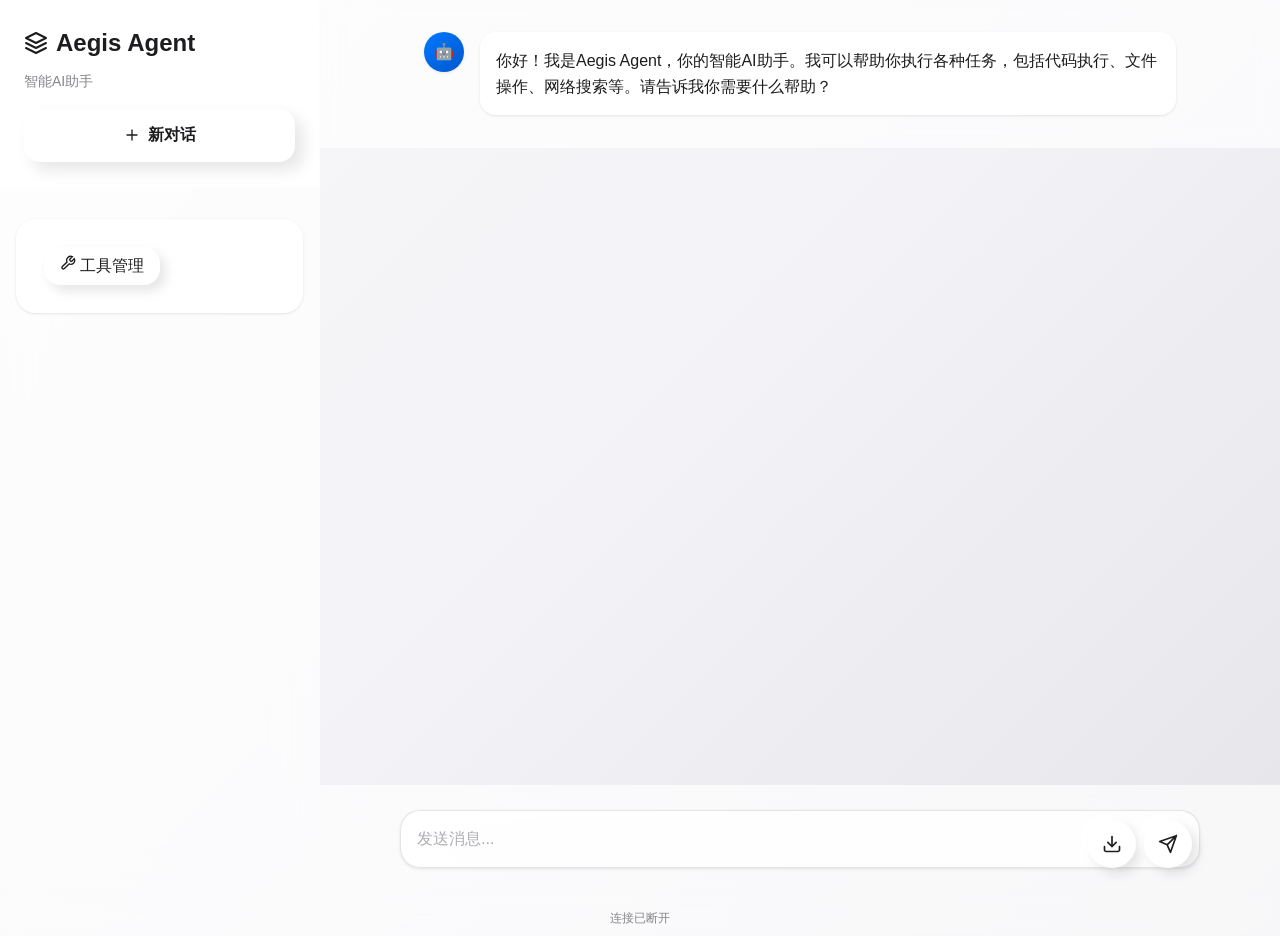
<file: web/templates/index.html>
<!DOCTYPE html>
<html lang="zh-CN">
<head>
    <meta charset="UTF-8">
    <meta name="viewport" content="width=device-width, initial-scale=1.0">
    <title>Aegis Agent - 智能AI助手</title>
    <style>
        /* Apple Style Design System - macOS Ventura / iOS 17 */
        :root {
            /* Apple Color Palette */
            --apple-blue: #007AFF;
            --apple-blue-dark: #0056CC;
            --apple-green: #34C759;
            --apple-orange: #FF9500;
            --apple-red: #FF3B30;
            --apple-purple: #AF52DE;
            --apple-pink: #FF2D92;
            --apple-yellow: #FFCC02;
            
            /* Neutral Colors */
            --apple-gray-50: #F9F9F9;
            --apple-gray-100: #F2F2F7;
            --apple-gray-200: #E5E5EA;
            --apple-gray-300: #D1D1D6;
            --apple-gray-400: #C7C7CC;
            --apple-gray-500: #AEAEB2;
            --apple-gray-600: #8E8E93;
            --apple-gray-700: #636366;
            --apple-gray-800: #48484A;
            --apple-gray-900: #3A3A3C;
            --apple-gray-950: #1C1C1E;
            
            /* Background Colors */
            --apple-bg-primary: #FFFFFF;
            --apple-bg-secondary: #F9F9F9;
            --apple-bg-tertiary: #F2F2F7;
            --apple-bg-elevated: rgba(255, 255, 255, 0.8);
            --apple-bg-glass: rgba(255, 255, 255, 0.7);
            --apple-bg-glass-dark: rgba(0, 0, 0, 0.7);
            
            /* Text Colors */
            --apple-text-primary: #1D1D1F;
            --apple-text-secondary: #86868B;
            --apple-text-tertiary: #AEAEB2;
            --apple-text-inverted: #FFFFFF;
            
            /* Border Colors */
            --apple-border-light: rgba(255, 255, 255, 0.2);
            --apple-border-medium: rgba(0, 0, 0, 0.1);
            --apple-border-dark: rgba(0, 0, 0, 0.2);
            
            /* Shadow System */
            --apple-shadow-sm: 0 1px 3px rgba(0, 0, 0, 0.1);
            --apple-shadow-md: 0 4px 16px rgba(0, 0, 0, 0.1);
            --apple-shadow-lg: 0 8px 32px rgba(0, 0, 0, 0.12);
            --apple-shadow-xl: 0 16px 64px rgba(0, 0, 0, 0.15);
            
            /* Border Radius */
            --apple-radius-sm: 8px;
            --apple-radius-md: 12px;
            --apple-radius-lg: 16px;
            --apple-radius-xl: 20px;
            --apple-radius-2xl: 24px;
            --apple-radius-full: 9999px;
            
            /* Spacing */
            --apple-spacing-xs: 4px;
            --apple-spacing-sm: 8px;
            --apple-spacing-md: 16px;
            --apple-spacing-lg: 24px;
            --apple-spacing-xl: 32px;
            --apple-spacing-2xl: 48px;
            
            /* Typography */
            --apple-font-family: -apple-system, BlinkMacSystemFont, 'SF Pro Display', 'SF Pro Text', 'Helvetica Neue', Arial, sans-serif;
            --apple-font-mono: 'SF Mono', Monaco, 'Cascadia Code', 'Roboto Mono', Consolas, 'Courier New', monospace;
        }

        /* Dark Mode Support */
        @media (prefers-color-scheme: dark) {
            :root {
                --apple-bg-primary: #000000;
                --apple-bg-secondary: #1C1C1E;
                --apple-bg-tertiary: #2C2C2E;
                --apple-bg-elevated: rgba(28, 28, 30, 0.8);
                --apple-bg-glass: rgba(0, 0, 0, 0.7);
                --apple-bg-glass-dark: rgba(255, 255, 255, 0.7);
                
                --apple-text-primary: #FFFFFF;
                --apple-text-secondary: #EBEBF5;
                --apple-text-tertiary: #EBEBF599;
                
                --apple-border-light: rgba(255, 255, 255, 0.1);
                --apple-border-medium: rgba(255, 255, 255, 0.2);
                --apple-border-dark: rgba(255, 255, 255, 0.3);
            }
        }

        /* Reset & Base Styles */
        * {
            margin: 0;
            padding: 0;
            box-sizing: border-box;
        }

        body {
            font-family: var(--apple-font-family);
            background: linear-gradient(135deg, #F9F9F9 0%, #F2F2F7 50%, #E5E5EA 100%);
            color: var(--apple-text-primary);
            line-height: 1.6;
            -webkit-font-smoothing: antialiased;
            -moz-osx-font-smoothing: grayscale;
            min-height: 100vh;
            overflow-x: hidden;
        }

        /* Apple Glass Effect */
        .apple-glass {
            background: var(--apple-bg-glass);
            backdrop-filter: blur(20px);
            -webkit-backdrop-filter: blur(20px);
            border: 1px solid var(--apple-border-light);
            border-radius: var(--apple-radius-lg);
            box-shadow: var(--apple-shadow-md);
        }

        .apple-glass-dark {
            background: var(--apple-bg-glass-dark);
            backdrop-filter: blur(20px);
            -webkit-backdrop-filter: blur(20px);
            border: 1px solid var(--apple-border-light);
        }

        /* Main Container */
        .app-container {
            display: flex;
            height: 100vh;
            background: linear-gradient(135deg, #F9F9F9 0%, #F2F2F7 50%, #E5E5EA 100%);
        }

        /* Sidebar */
        .sidebar {
            width: 320px;
            background: var(--apple-bg-glass);
            backdrop-filter: blur(20px);
            -webkit-backdrop-filter: blur(20px);
            border-right: 1px solid var(--apple-border-light);
            display: flex;
            flex-direction: column;
            transition: all 0.3s cubic-bezier(0.4, 0, 0.2, 1);
            position: relative;
            z-index: 100;
        }

        .sidebar-header {
            padding: var(--apple-spacing-lg);
            border-bottom: 1px solid var(--apple-border-light);
            background: var(--apple-bg-elevated);
        }

        .app-title {
            font-size: 24px;
            font-weight: 700;
            color: var(--apple-text-primary);
            margin-bottom: var(--apple-spacing-sm);
            display: flex;
            align-items: center;
            gap: var(--apple-spacing-sm);
        }

        .app-subtitle {
            font-size: 14px;
            color: var(--apple-text-secondary);
            font-weight: 500;
        }

        /* Neumorphism Button Styles */
        .apple-button {
            width: 100%;
            padding: var(--apple-spacing-md) var(--apple-spacing-lg);
            background: var(--apple-bg-primary);
            border: none;
            border-radius: var(--apple-radius-lg);
            color: var(--apple-text-primary);
            font-size: 16px;
            font-weight: 600;
            cursor: pointer;
            transition: all 0.3s cubic-bezier(0.4, 0, 0.2, 1);
            display: flex;
            align-items: center;
            justify-content: center;
            gap: var(--apple-spacing-sm);
            margin-top: var(--apple-spacing-md);
            /* Neumorphism shadow effect */
            box-shadow: 
                8px 8px 16px rgba(0, 0, 0, 0.1),
                -8px -8px 16px rgba(255, 255, 255, 0.8);
            position: relative;
        }

        .apple-button:hover {
            transform: translateY(-2px);
            box-shadow: 
                12px 12px 20px rgba(0, 0, 0, 0.15),
                -12px -12px 20px rgba(255, 255, 255, 0.9);
        }

        .apple-button:active {
            transform: translateY(0);
            box-shadow: 
                inset 4px 4px 8px rgba(0, 0, 0, 0.1),
                inset -4px -4px 8px rgba(255, 255, 255, 0.8);
        }

        .apple-button.secondary {
            background: var(--apple-bg-primary);
            color: var(--apple-text-primary);
            box-shadow: 
                6px 6px 12px rgba(0, 0, 0, 0.1),
                -6px -6px 12px rgba(255, 255, 255, 0.8);
        }

        .apple-button.secondary:hover {
            box-shadow: 
                8px 8px 16px rgba(0, 0, 0, 0.15),
                -8px -8px 16px rgba(255, 255, 255, 0.9);
        }

        .apple-button.secondary:active {
            box-shadow: 
                inset 3px 3px 6px rgba(0, 0, 0, 0.1),
                inset -3px -3px 6px rgba(255, 255, 255, 0.8);
        }

        .sidebar-content {
            flex: 1;
            overflow-y: auto;
            padding: var(--apple-spacing-md);
        }

        /* Chat History */
        .chat-history {
            list-style: none;
        }

        .chat-history li {
            padding: var(--apple-spacing-md);
            margin: var(--apple-spacing-xs) 0;
            border-radius: var(--apple-radius-lg);
            cursor: pointer;
            font-size: 14px;
            color: var(--apple-text-primary);
            transition: all 0.3s cubic-bezier(0.4, 0, 0.2, 1);
            display: flex;
            align-items: center;
            justify-content: space-between;
            position: relative;
            background: transparent;
        }

        .chat-history li:hover {
            background: var(--apple-bg-elevated);
            transform: translateX(4px);
        }

        .chat-history li.active {
            background: linear-gradient(135deg, var(--apple-blue) 0%, var(--apple-blue-dark) 100%);
            color: var(--apple-text-inverted);
            box-shadow: var(--apple-shadow-sm);
        }

        .chat-history li .chat-title {
            flex: 1;
            overflow: hidden;
            text-overflow: ellipsis;
            white-space: nowrap;
            margin-right: var(--apple-spacing-sm);
            font-weight: 500;
        }

        .chat-history li .chat-time {
            font-size: 12px;
            color: var(--apple-text-tertiary);
            margin-right: var(--apple-spacing-sm);
        }

        .chat-history li.active .chat-time {
            color: rgba(255, 255, 255, 0.7);
        }

        .delete-chat-btn {
            background: var(--apple-bg-primary);
            border: none;
            color: var(--apple-text-tertiary);
            cursor: pointer;
            padding: var(--apple-spacing-xs);
            border-radius: var(--apple-radius-sm);
            opacity: 0;
            transition: all 0.3s cubic-bezier(0.4, 0, 0.2, 1);
            /* Neumorphism shadow effect */
            box-shadow: 
                3px 3px 6px rgba(0, 0, 0, 0.1),
                -3px -3px 6px rgba(255, 255, 255, 0.8);
        }

        .delete-chat-btn:hover {
            background: var(--apple-bg-primary);
            color: var(--apple-red);
            transform: scale(1.1);
            box-shadow: 
                4px 4px 8px rgba(0, 0, 0, 0.15),
                -4px -4px 8px rgba(255, 255, 255, 0.9);
        }

        .delete-chat-btn:active {
            box-shadow: 
                inset 2px 2px 4px rgba(0, 0, 0, 0.1),
                inset -2px -2px 4px rgba(255, 255, 255, 0.8);
        }

        .chat-history li:hover .delete-chat-btn {
            opacity: 1;
        }

        /* Main Content */
        .main-content {
            flex: 1;
            display: flex;
            flex-direction: column;
            background: transparent;
            position: relative;
        }

        .chat-container {
            flex: 1;
            overflow-y: auto;
            padding: 0;
            background: transparent;
        }

        /* Messages */
        .message {
            padding: var(--apple-spacing-xl) 0;
            border-bottom: 1px solid var(--apple-border-light);
            animation: apple-fade-in-up 0.5s cubic-bezier(0.4, 0, 0.2, 1);
        }

        .message.user {
            background: transparent;
        }

        .message.assistant {
            background: var(--apple-bg-glass);
            backdrop-filter: blur(10px);
            -webkit-backdrop-filter: blur(10px);
        }

        .message.error {
            background: var(--apple-bg-glass);
            backdrop-filter: blur(10px);
            -webkit-backdrop-filter: blur(10px);
            border-left: 4px solid var(--apple-red);
        }

        .message-content {
            max-width: 800px;
            margin: 0 auto;
            padding: 0 var(--apple-spacing-lg);
            display: flex;
            gap: var(--apple-spacing-md);
        }

        .message-avatar {
            width: 40px;
            height: 40px;
            border-radius: var(--apple-radius-full);
            display: flex;
            align-items: center;
            justify-content: center;
            font-size: 16px;
            font-weight: 600;
            flex-shrink: 0;
            background: linear-gradient(135deg, var(--apple-blue) 0%, var(--apple-blue-dark) 100%);
            color: var(--apple-text-inverted);
            box-shadow: var(--apple-shadow-sm);
        }

        .message.user .message-avatar {
            background: linear-gradient(135deg, var(--apple-green) 0%, #2E8B57 100%);
        }

        .message.assistant .message-avatar {
            background: linear-gradient(135deg, var(--apple-blue) 0%, var(--apple-blue-dark) 100%);
        }

        .message.error .message-avatar {
            background: linear-gradient(135deg, var(--apple-red) 0%, #DC143C 100%);
        }

        .message-text {
            flex: 1;
            font-size: 16px;
            line-height: 1.6;
            color: var(--apple-text-primary);
            white-space: pre-wrap;
            word-wrap: break-word;
            padding: var(--apple-spacing-md);
            background: var(--apple-bg-elevated);
            border-radius: var(--apple-radius-lg);
            box-shadow: var(--apple-shadow-sm);
        }

        /* Download Button Styles */
        .download-link {
            text-decoration: none;
            display: inline-block;
            margin: var(--apple-spacing-sm) 0;
        }

        .download-button {
            background: var(--apple-blue);
            color: white;
            border: none;
            border-radius: var(--apple-radius-sm);
            padding: 6px 12px;
            font-size: 12px;
            font-weight: 500;
            cursor: pointer;
            transition: all 0.3s cubic-bezier(0.4, 0, 0.2, 1);
            display: inline-flex;
            align-items: center;
            justify-content: center;
            gap: 4px;
            text-align: center;
            /* Neumorphism shadow effect */
            box-shadow: 
                2px 2px 4px rgba(0, 0, 0, 0.1),
                -2px -2px 4px rgba(255, 255, 255, 0.8);
        }

        .download-button:hover {
            background: var(--apple-blue-dark);
            transform: translateY(-1px);
            box-shadow: 
                3px 3px 6px rgba(0, 0, 0, 0.15),
                -3px -3px 6px rgba(255, 255, 255, 0.9);
        }

        .download-button:active {
            transform: translateY(0);
            box-shadow: 
                inset 1px 1px 2px rgba(0, 0, 0, 0.1),
                inset -1px -1px 2px rgba(255, 255, 255, 0.8);
        }

        /* Input Area */
        .input-container {
            padding: var(--apple-spacing-lg);
            background: var(--apple-bg-glass);
            backdrop-filter: blur(20px);
            -webkit-backdrop-filter: blur(20px);
            border-top: 1px solid var(--apple-border-light);
            position: relative;
        }

        .input-wrapper {
            max-width: 800px;
            margin: 0 auto;
            position: relative;
        }

        .message-input {
            width: 100%;
            padding: var(--apple-spacing-md) 60px var(--apple-spacing-md) var(--apple-spacing-md);
            background: var(--apple-bg-elevated);
            border: 1px solid var(--apple-border-medium);
            border-radius: var(--apple-radius-xl);
            color: var(--apple-text-primary);
            font-size: 16px;
            line-height: 1.5;
            resize: none;
            min-height: 56px;
            max-height: 200px;
            font-family: inherit;
            outline: none;
            transition: all 0.3s cubic-bezier(0.4, 0, 0.2, 1);
            box-shadow: var(--apple-shadow-sm);
        }

        .message-input:focus {
            border-color: var(--apple-blue);
            box-shadow: 0 0 0 3px rgba(0, 122, 255, 0.1), var(--apple-shadow-md);
            transform: translateY(-1px);
        }

        .message-input::placeholder {
            color: var(--apple-text-tertiary);
        }

        .send-button {
            width: 48px;
            height: 48px;
            background: var(--apple-bg-primary);
            border: none;
            border-radius: var(--apple-radius-full);
            color: var(--apple-text-primary);
            cursor: pointer;
            display: flex;
            align-items: center;
            justify-content: center;
            transition: all 0.3s cubic-bezier(0.4, 0, 0.2, 1);
            font-size: 18px;
            /* Neumorphism shadow effect */
            box-shadow: 
                6px 6px 12px rgba(0, 0, 0, 0.1),
                -6px -6px 12px rgba(255, 255, 255, 0.8);
        }

        .send-button:hover:not(:disabled) {
            transform: scale(1.05);
            box-shadow: 
                8px 8px 16px rgba(0, 0, 0, 0.15),
                -8px -8px 16px rgba(255, 255, 255, 0.9);
        }

        .send-button:active {
            transform: scale(0.95);
            box-shadow: 
                inset 3px 3px 6px rgba(0, 0, 0, 0.1),
                inset -3px -3px 6px rgba(255, 255, 255, 0.8);
        }

        .send-button:disabled {
            background: var(--apple-gray-400);
            cursor: not-allowed;
            transform: none;
            box-shadow: none;
        }

        /* File Upload Styles */
        .file-upload-area {
            display: none;
            margin-bottom: var(--apple-spacing-md);
            max-width: 800px;
            margin-left: auto;
            margin-right: auto;
        }

        .file-upload-area.show {
            display: block;
        }

        .file-upload-dropzone {
            border: 2px dashed var(--apple-border-medium);
            border-radius: var(--apple-radius-lg);
            padding: var(--apple-spacing-xl);
            text-align: center;
            background: var(--apple-bg-elevated);
            cursor: pointer;
            transition: all 0.3s cubic-bezier(0.4, 0, 0.2, 1);
            /* Neumorphism shadow effect */
            box-shadow: 
                4px 4px 8px rgba(0, 0, 0, 0.1),
                -4px -4px 8px rgba(255, 255, 255, 0.8);
        }

        .file-upload-dropzone:hover {
            border-color: var(--apple-blue);
            background: var(--apple-bg-primary);
            box-shadow: 
                6px 6px 12px rgba(0, 0, 0, 0.15),
                -6px -6px 12px rgba(255, 255, 255, 0.9);
        }

        .file-upload-dropzone.drag-over {
            border-color: var(--apple-blue);
            background: var(--apple-bg-primary);
            transform: scale(1.02);
            box-shadow: 
                8px 8px 16px rgba(0, 0, 0, 0.2),
                -8px -8px 16px rgba(255, 255, 255, 1);
        }

        .file-upload-content {
            display: flex;
            flex-direction: column;
            align-items: center;
            gap: var(--apple-spacing-sm);
            color: var(--apple-text-secondary);
        }

        .file-upload-content svg {
            color: var(--apple-text-tertiary);
        }

        .file-list {
            margin-top: var(--apple-spacing-md);
            display: flex;
            flex-wrap: wrap;
            gap: var(--apple-spacing-sm);
        }

        .file-item {
            display: flex;
            align-items: center;
            gap: var(--apple-spacing-sm);
            padding: var(--apple-spacing-sm) var(--apple-spacing-md);
            background: var(--apple-bg-primary);
            border-radius: var(--apple-radius-md);
            border: 1px solid var(--apple-border-medium);
            font-size: 14px;
            /* Neumorphism shadow effect */
            box-shadow: 
                3px 3px 6px rgba(0, 0, 0, 0.1),
                -3px -3px 6px rgba(255, 255, 255, 0.8);
        }

        .file-item .file-name {
            color: var(--apple-text-primary);
            font-weight: 500;
        }

        .file-item .file-size {
            color: var(--apple-text-secondary);
            font-size: 12px;
        }

        .file-item .remove-file {
            background: none;
            border: none;
            color: var(--apple-red);
            cursor: pointer;
            padding: 2px;
            border-radius: var(--apple-radius-sm);
            transition: all 0.2s ease;
        }

        .file-item .remove-file:hover {
            background: var(--apple-red);
            color: white;
        }

        .input-buttons {
            position: absolute;
            right: var(--apple-spacing-sm);
            bottom: var(--apple-spacing-sm);
            display: flex;
            gap: var(--apple-spacing-sm);
        }

        .upload-button {
            width: 48px;
            height: 48px;
            background: var(--apple-bg-primary);
            border: none;
            border-radius: var(--apple-radius-full);
            color: var(--apple-text-primary);
            cursor: pointer;
            display: flex;
            align-items: center;
            justify-content: center;
            transition: all 0.3s cubic-bezier(0.4, 0, 0.2, 1);
            font-size: 18px;
            /* Neumorphism shadow effect */
            box-shadow: 
                6px 6px 12px rgba(0, 0, 0, 0.1),
                -6px -6px 12px rgba(255, 255, 255, 0.8);
        }

        .upload-button:hover {
            transform: scale(1.05);
            box-shadow: 
                8px 8px 16px rgba(0, 0, 0, 0.15),
                -8px -8px 16px rgba(255, 255, 255, 0.9);
        }

        .upload-button:active {
            transform: scale(0.95);
            box-shadow: 
                inset 3px 3px 6px rgba(0, 0, 0, 0.1),
                inset -3px -3px 6px rgba(255, 255, 255, 0.8);
        }

        /* Status Bar */
        .status-bar {
            padding: var(--apple-spacing-sm) var(--apple-spacing-lg);
            background: var(--apple-bg-glass);
            backdrop-filter: blur(10px);
            -webkit-backdrop-filter: blur(10px);
            border-top: 1px solid var(--apple-border-light);
            font-size: 12px;
            color: var(--apple-text-secondary);
            text-align: center;
            font-weight: 500;
        }

        /* Execution Log */
        .execution-log {
            margin: var(--apple-spacing-sm) 0;
            padding: var(--apple-spacing-md);
            border-radius: var(--apple-radius-lg);
            font-size: 13px;
            line-height: 1.4;
            font-family: var(--apple-font-mono);
            background: var(--apple-bg-elevated);
            color: var(--apple-text-secondary);
            border-left: 3px solid var(--apple-gray-500);
            animation: apple-slide-in-left 0.3s cubic-bezier(0.4, 0, 0.2, 1);
            box-shadow: var(--apple-shadow-sm);
        }

        .execution-log-info {
            border-left-color: var(--apple-blue);
            color: var(--apple-blue);
        }

        .execution-log-warning {
            border-left-color: var(--apple-orange);
            color: var(--apple-orange);
        }

        .execution-log-error {
            border-left-color: var(--apple-red);
            color: var(--apple-red);
        }

        .log-time {
            font-weight: 600;
            color: var(--apple-text-tertiary);
            margin-right: var(--apple-spacing-sm);
        }

        .log-message {
            word-break: break-all;
        }

        /* Tool Management */
        .tool-management-section {
            padding: var(--apple-spacing-lg);
            margin: var(--apple-spacing-md) 0;
            background: var(--apple-bg-elevated);
            border-radius: var(--apple-radius-xl);
            box-shadow: var(--apple-shadow-sm);
            border: 1px solid var(--apple-border-subtle);
        }

        .tool-management-btn {
            background: var(--apple-bg-primary);
            color: var(--apple-text-primary);
            border: none;
            padding: var(--apple-spacing-sm) var(--apple-spacing-md);
            border-radius: var(--apple-radius-lg);
            cursor: pointer;
            font-family: var(--apple-font-family);
            font-size: var(--apple-text-sm);
            font-weight: 500;
            transition: all 0.3s cubic-bezier(0.4, 0, 0.2, 1);
            /* Neumorphism shadow effect */
            box-shadow: 
                6px 6px 12px rgba(0, 0, 0, 0.1),
                -6px -6px 12px rgba(255, 255, 255, 0.8);
            margin: var(--apple-spacing-xs);
        }

        .tool-management-btn:hover {
            transform: translateY(-1px);
            box-shadow: 
                8px 8px 16px rgba(0, 0, 0, 0.15),
                -8px -8px 16px rgba(255, 255, 255, 0.9);
        }

        .tool-management-btn:active {
            transform: translateY(0);
            box-shadow: 
                inset 3px 3px 6px rgba(0, 0, 0, 0.1),
                inset -3px -3px 6px rgba(255, 255, 255, 0.8);
        }

        .tool-input {
            width: 100%;
            padding: var(--apple-spacing-md);
            border: 1px solid var(--apple-border-subtle);
            border-radius: var(--apple-radius-lg);
            background: var(--apple-bg-elevated);
            color: var(--apple-text-primary);
            font-family: var(--apple-font-family);
            font-size: var(--apple-text-sm);
            transition: all var(--apple-transition);
            margin: var(--apple-spacing-sm) 0;
        }

        .tool-input:focus {
            outline: none;
            border-color: var(--apple-blue);
            box-shadow: 0 0 0 3px var(--apple-blue-alpha);
        }

        .tool-list {
            list-style: none;
            padding: 0;
            margin: var(--apple-spacing-md) 0;
        }

        .tool-list li {
            padding: var(--apple-spacing-md);
            margin: var(--apple-spacing-xs) 0;
            background: var(--apple-bg-elevated);
            border-radius: var(--apple-radius-lg);
            border: 1px solid var(--apple-border-subtle);
            transition: all var(--apple-transition);
            display: flex;
            justify-content: space-between;
            align-items: center;
        }

        .tool-list li:hover {
            background: var(--apple-bg-hover);
            transform: translateX(2px);
            box-shadow: var(--apple-shadow-sm);
        }

        .tool-name {
            font-weight: 500;
            color: var(--apple-text-primary);
        }

        .tool-description {
            font-size: var(--apple-text-xs);
            color: var(--apple-text-secondary);
            margin-top: var(--apple-spacing-xs);
        }

        .tool-actions {
            display: flex;
            gap: var(--apple-spacing-xs);
        }

        .tool-action-btn {
            padding: var(--apple-spacing-xs) var(--apple-spacing-sm);
            border: none;
            border-radius: var(--apple-radius-md);
            cursor: pointer;
            font-size: var(--apple-text-xs);
            transition: all 0.3s cubic-bezier(0.4, 0, 0.2, 1);
            background: var(--apple-bg-primary);
            color: var(--apple-text-secondary);
            /* Neumorphism shadow effect */
            box-shadow: 
                3px 3px 6px rgba(0, 0, 0, 0.1),
                -3px -3px 6px rgba(255, 255, 255, 0.8);
        }

        .tool-action-btn:hover {
            background: var(--apple-bg-primary);
            color: var(--apple-blue);
            box-shadow: 
                4px 4px 8px rgba(0, 0, 0, 0.15),
                -4px -4px 8px rgba(255, 255, 255, 0.9);
        }

        .tool-action-btn:active {
            box-shadow: 
                inset 2px 2px 4px rgba(0, 0, 0, 0.1),
                inset -2px -2px 4px rgba(255, 255, 255, 0.8);
        }

        .tool-action-btn.delete {
            background: var(--apple-bg-primary);
            color: var(--apple-red);
        }

        .tool-action-btn.delete:hover {
            background: var(--apple-bg-primary);
            color: var(--apple-red);
            box-shadow: 
                4px 4px 8px rgba(0, 0, 0, 0.15),
                -4px -4px 8px rgba(255, 255, 255, 0.9);
        }

        .tool-modal {
            display: none;
            position: fixed;
            top: 0;
            left: 0;
            width: 100%;
            height: 100%;
            background: rgba(0, 0, 0, 0.5);
            backdrop-filter: blur(10px);
            z-index: 1000;
            animation: apple-fade-in 0.3s ease-out;
        }

        .tool-modal.show {
            display: flex;
            align-items: center;
            justify-content: center;
        }

        .tool-modal-content {
            background: var(--apple-bg-elevated);
            border-radius: var(--apple-radius-xl);
            padding: var(--apple-spacing-xl);
            max-width: 500px;
            width: 90%;
            max-height: 80vh;
            overflow-y: auto;
            box-shadow: var(--apple-shadow-xl);
            border: 1px solid var(--apple-border-subtle);
            animation: apple-slide-in-up 0.3s ease-out;
        }

        .tool-modal-header {
            display: flex;
            justify-content: space-between;
            align-items: center;
            margin-bottom: var(--apple-spacing-lg);
            padding-bottom: var(--apple-spacing-md);
            border-bottom: 1px solid var(--apple-border-subtle);
        }

        .tool-modal-title {
            font-size: var(--apple-text-lg);
            font-weight: 600;
            color: var(--apple-text-primary);
        }

        .tool-modal-close {
            background: var(--apple-bg-primary);
            border: none;
            font-size: var(--apple-text-xl);
            cursor: pointer;
            color: var(--apple-text-secondary);
            padding: var(--apple-spacing-xs);
            border-radius: var(--apple-radius-md);
            transition: all 0.3s cubic-bezier(0.4, 0, 0.2, 1);
            /* Neumorphism shadow effect */
            box-shadow: 
                3px 3px 6px rgba(0, 0, 0, 0.1),
                -3px -3px 6px rgba(255, 255, 255, 0.8);
        }

        .tool-modal-close:hover {
            background: var(--apple-bg-primary);
            color: var(--apple-text-primary);
            box-shadow: 
                4px 4px 8px rgba(0, 0, 0, 0.15),
                -4px -4px 8px rgba(255, 255, 255, 0.9);
        }

        .tool-modal-close:active {
            box-shadow: 
                inset 2px 2px 4px rgba(0, 0, 0, 0.1),
                inset -2px -2px 4px rgba(255, 255, 255, 0.8);
        }

        .tool-form-group {
            margin-bottom: var(--apple-spacing-md);
        }

        .tool-form-label {
            display: block;
            margin-bottom: var(--apple-spacing-xs);
            font-weight: 500;
            color: var(--apple-text-primary);
        }

        .tool-form-input {
            width: 100%;
            padding: var(--apple-spacing-md);
            border: 1px solid var(--apple-border-subtle);
            border-radius: var(--apple-radius-lg);
            background: var(--apple-bg-elevated);
            color: var(--apple-text-primary);
            font-family: var(--apple-font-family);
            font-size: var(--apple-text-sm);
            transition: all var(--apple-transition);
        }

        .tool-form-input:focus {
            outline: none;
            border-color: var(--apple-blue);
            box-shadow: 0 0 0 3px var(--apple-blue-alpha);
        }

        .tool-form-textarea {
            min-height: 120px;
            resize: vertical;
        }

        .tool-modal-actions {
            display: flex;
            gap: var(--apple-spacing-md);
            justify-content: flex-end;
            margin-top: var(--apple-spacing-lg);
            padding-top: var(--apple-spacing-md);
            border-top: 1px solid var(--apple-border-subtle);
        }

        .tool-modal-btn {
            padding: var(--apple-spacing-sm) var(--apple-spacing-lg);
            border: none;
            border-radius: var(--apple-radius-lg);
            cursor: pointer;
            font-family: var(--apple-font-family);
            font-size: var(--apple-text-sm);
            font-weight: 500;
            transition: all 0.3s cubic-bezier(0.4, 0, 0.2, 1);
        }

        .tool-modal-btn.primary {
            background: var(--apple-bg-primary);
            color: var(--apple-text-primary);
            /* Neumorphism shadow effect */
            box-shadow: 
                6px 6px 12px rgba(0, 0, 0, 0.1),
                -6px -6px 12px rgba(255, 255, 255, 0.8);
        }

        .tool-modal-btn.primary:hover {
            transform: translateY(-1px);
            box-shadow: 
                8px 8px 16px rgba(0, 0, 0, 0.15),
                -8px -8px 16px rgba(255, 255, 255, 0.9);
        }

        .tool-modal-btn.primary:active {
            box-shadow: 
                inset 3px 3px 6px rgba(0, 0, 0, 0.1),
                inset -3px -3px 6px rgba(255, 255, 255, 0.8);
        }

        .tool-modal-btn.secondary {
            background: var(--apple-bg-primary);
            color: var(--apple-text-secondary);
            /* Neumorphism shadow effect */
            box-shadow: 
                4px 4px 8px rgba(0, 0, 0, 0.1),
                -4px -4px 8px rgba(255, 255, 255, 0.8);
        }

        .tool-modal-btn.secondary:hover {
            background: var(--apple-bg-primary);
            color: var(--apple-text-primary);
            box-shadow: 
                6px 6px 12px rgba(0, 0, 0, 0.15),
                -6px -6px 12px rgba(255, 255, 255, 0.9);
        }

        .tool-modal-btn.secondary:active {
            box-shadow: 
                inset 2px 2px 4px rgba(0, 0, 0, 0.1),
                inset -2px -2px 4px rgba(255, 255, 255, 0.8);
        }

        /* 工具管理面板样式 */
        .tool-management-panel {
            position: fixed;
            top: 0;
            left: 0;
            width: 100%;
            height: 100%;
            background: rgba(0, 0, 0, 0.5);
            backdrop-filter: blur(10px);
            z-index: 1000;
            display: flex;
            align-items: center;
            justify-content: center;
            animation: apple-fade-in 0.3s ease-out;
        }

        .tool-panel-content {
            background: var(--apple-bg-elevated);
            border-radius: var(--apple-radius-xl);
            width: 90%;
            max-width: 800px;
            max-height: 90%;
            overflow-y: auto;
            border: 1px solid var(--apple-border-subtle);
            box-shadow: var(--apple-shadow-xl);
            animation: apple-slide-in-up 0.3s ease-out;
        }

        .tool-panel-header {
            display: flex;
            justify-content: space-between;
            align-items: center;
            padding: var(--apple-spacing-xl) var(--apple-spacing-xl) var(--apple-spacing-md) var(--apple-spacing-xl);
            border-bottom: 1px solid var(--apple-border-subtle);
        }

        .tool-panel-header h3 {
            color: var(--apple-text-primary);
            font-size: var(--apple-text-lg);
            margin: 0;
            font-weight: 600;
        }

        .close-btn {
            background: var(--apple-bg-primary);
            border: none;
            color: var(--apple-text-secondary);
            font-size: var(--apple-text-xl);
            cursor: pointer;
            padding: var(--apple-spacing-xs);
            border-radius: var(--apple-radius-md);
            transition: all 0.3s cubic-bezier(0.4, 0, 0.2, 1);
            /* Neumorphism shadow effect */
            box-shadow: 
                3px 3px 6px rgba(0, 0, 0, 0.1),
                -3px -3px 6px rgba(255, 255, 255, 0.8);
        }

        .close-btn:hover {
            background: var(--apple-bg-primary);
            color: var(--apple-text-primary);
            box-shadow: 
                4px 4px 8px rgba(0, 0, 0, 0.15),
                -4px -4px 8px rgba(255, 255, 255, 0.9);
        }

        .close-btn:active {
            box-shadow: 
                inset 2px 2px 4px rgba(0, 0, 0, 0.1),
                inset -2px -2px 4px rgba(255, 255, 255, 0.8);
        }

        .tool-panel-body {
            padding: var(--apple-spacing-xl);
        }

        .tool-creation-form {
            margin-bottom: var(--apple-spacing-xl);
        }

        .tool-creation-form h4 {
            color: var(--apple-text-primary);
            margin-bottom: var(--apple-spacing-md);
            font-size: var(--apple-text-md);
            font-weight: 600;
        }

        .form-group {
            margin-bottom: var(--apple-spacing-md);
        }

        .form-group label {
            display: block;
            margin-bottom: var(--apple-spacing-xs);
            color: var(--apple-text-primary);
            font-weight: 500;
            font-size: var(--apple-text-sm);
        }

        .form-group input,
        .form-group textarea {
            width: 100%;
            padding: var(--apple-spacing-md);
            background: var(--apple-bg-elevated);
            border: 1px solid var(--apple-border-subtle);
            border-radius: var(--apple-radius-lg);
            color: var(--apple-text-primary);
            font-size: var(--apple-text-sm);
            resize: vertical;
            font-family: 'Monaco', 'Menlo', 'Ubuntu Mono', monospace;
            transition: all var(--apple-transition);
        }

        .form-group input:focus,
        .form-group textarea:focus {
            outline: none;
            border-color: var(--apple-blue);
            box-shadow: 0 0 0 3px var(--apple-blue-alpha);
        }

        .form-group textarea {
            min-height: 100px;
        }

        .create-tool-btn {
            background: var(--apple-bg-primary);
            color: var(--apple-text-primary);
            border: none;
            padding: var(--apple-spacing-md) var(--apple-spacing-lg);
            border-radius: var(--apple-radius-lg);
            font-size: var(--apple-text-sm);
            cursor: pointer;
            transition: all 0.3s cubic-bezier(0.4, 0, 0.2, 1);
            font-weight: 500;
            /* Neumorphism shadow effect */
            box-shadow: 
                6px 6px 12px rgba(0, 0, 0, 0.1),
                -6px -6px 12px rgba(255, 255, 255, 0.8);
        }

        .create-tool-btn:hover {
            transform: translateY(-1px);
            box-shadow: 
                8px 8px 16px rgba(0, 0, 0, 0.15),
                -8px -8px 16px rgba(255, 255, 255, 0.9);
        }

        .create-tool-btn:active {
            box-shadow: 
                inset 3px 3px 6px rgba(0, 0, 0, 0.1),
                inset -3px -3px 6px rgba(255, 255, 255, 0.8);
        }

        .dynamic-tools-list h4 {
            color: var(--apple-text-primary);
            margin-bottom: var(--apple-spacing-md);
            font-size: var(--apple-text-md);
            font-weight: 600;
        }

        .tools-grid {
            display: grid;
            grid-template-columns: repeat(auto-fill, minmax(300px, 1fr));
            gap: var(--apple-spacing-md);
        }

        .dynamic-tool-item {
            background: var(--apple-bg-elevated);
            border: 1px solid var(--apple-border-subtle);
            border-radius: var(--apple-radius-lg);
            padding: var(--apple-spacing-md);
            transition: all var(--apple-transition);
        }

        .dynamic-tool-item:hover {
            border-color: var(--apple-blue);
            transform: translateY(-2px);
            box-shadow: var(--apple-shadow-md);
        }

        .dynamic-tool-item h5 {
            color: var(--apple-text-primary);
            margin-bottom: var(--apple-spacing-xs);
            font-size: var(--apple-text-md);
            font-weight: 600;
        }

        .dynamic-tool-item p {
            color: var(--apple-text-secondary);
            font-size: var(--apple-text-sm);
            margin-bottom: var(--apple-spacing-xs);
        }

        .tool-stats {
            display: flex;
            gap: var(--apple-spacing-md);
            margin-top: var(--apple-spacing-xs);
            font-size: var(--apple-text-xs);
            color: var(--apple-text-tertiary);
        }

        .tools-statistics {
            margin-bottom: var(--apple-spacing-lg);
            padding: var(--apple-spacing-md);
            background: var(--apple-bg-subtle);
            border-radius: var(--apple-radius-lg);
            border: 1px solid var(--apple-border-subtle);
        }

        .tools-statistics h4 {
            color: var(--apple-text-primary);
            margin-bottom: var(--apple-spacing-md);
            font-size: var(--apple-text-md);
            font-weight: 600;
        }

        .stats-grid {
            display: grid;
            grid-template-columns: repeat(3, 1fr);
            gap: var(--apple-spacing-md);
        }

        .stat-item {
            text-align: center;
            padding: var(--apple-spacing-md);
            background: var(--apple-bg-elevated);
            border-radius: var(--apple-radius-lg);
            border: 1px solid var(--apple-border-subtle);
        }

        .stat-label {
            display: block;
            color: var(--apple-text-secondary);
            font-size: var(--apple-text-xs);
            margin-bottom: var(--apple-spacing-xs);
        }

        .stat-value {
            display: block;
            color: var(--apple-text-primary);
            font-size: var(--apple-text-lg);
            font-weight: bold;
        }

        .builtin-tools-list {
            margin-bottom: var(--apple-spacing-lg);
        }

        .builtin-tools-list h4 {
            color: var(--apple-text-primary);
            margin-bottom: var(--apple-spacing-md);
            font-size: var(--apple-text-md);
            font-weight: 600;
        }

        .builtin-tool-item {
            background: var(--apple-bg-subtle);
            border: 1px solid var(--apple-border-subtle);
            border-radius: var(--apple-radius-lg);
            padding: var(--apple-spacing-md);
            margin-bottom: var(--apple-spacing-sm);
            transition: all var(--apple-transition);
        }

        .builtin-tool-item:hover {
            border-color: var(--apple-blue);
            transform: translateX(2px);
            box-shadow: var(--apple-shadow-sm);
        }

        .builtin-tool-item h5 {
            color: var(--apple-text-primary);
            margin-bottom: var(--apple-spacing-xs);
            font-size: var(--apple-text-md);
            font-weight: 600;
        }

        .builtin-tool-item p {
            color: var(--apple-text-secondary);
            font-size: var(--apple-text-sm);
            margin-bottom: var(--apple-spacing-xs);
        }

        .tool-type {
            background: var(--apple-blue);
            color: white;
            padding: var(--apple-spacing-xs) var(--apple-spacing-sm);
            border-radius: var(--apple-radius-sm);
            font-size: var(--apple-text-xs);
            font-weight: 500;
        }

        /* Animations */
        @keyframes apple-fade-in-up {
            from {
                opacity: 0;
                transform: translateY(20px);
            }
            to {
                opacity: 1;
                transform: translateY(0);
            }
        }

        @keyframes apple-slide-in-left {
            from {
                opacity: 0;
                transform: translateX(-20px);
            }
            to {
                opacity: 1;
                transform: translateX(0);
            }
        }

        @keyframes apple-pulse {
            0%, 100% {
                opacity: 1;
            }
            50% {
                opacity: 0.5;
            }
        }

        /* Loading Animation */
        .loading-dots {
            display: inline-block;
        }

        .loading-dots::after {
            content: '';
            animation: apple-dots 1.5s steps(5, end) infinite;
        }

        @keyframes apple-dots {
            0%, 80%, 100% {
                transform: scale(0);
            }
            40% {
                transform: scale(1);
            }
        }

        /* Mobile Responsive */
        @media (max-width: 768px) {
            .sidebar {
                position: fixed;
                left: -320px;
                z-index: 1000;
                height: 100vh;
                width: 320px;
            }

            .sidebar.open {
                transform: translateX(320px);
            }

            .main-content {
                width: 100%;
            }

            .message-content {
                padding: 0 var(--apple-spacing-md);
            }

            .input-container {
                padding: var(--apple-spacing-md);
            }
        }

        /* Scrollbar Styling */
        ::-webkit-scrollbar {
            width: 8px;
        }

        ::-webkit-scrollbar-track {
            background: var(--apple-bg-secondary);
        }

        ::-webkit-scrollbar-thumb {
            background: var(--apple-gray-400);
            border-radius: 4px;
        }

        ::-webkit-scrollbar-thumb:hover {
            background: var(--apple-gray-500);
        }

        /* Selection */
        ::selection {
            background: var(--apple-blue);
            color: var(--apple-text-inverted);
        }

        /* Focus */
        :focus {
            outline: 2px solid var(--apple-blue);
            outline-offset: 2px;
        }

        /* Disabled States */
        .apple-button:disabled,
        .message-input:disabled {
            opacity: 0.5;
            cursor: not-allowed;
        }

        .apple-button:disabled:hover {
            transform: none;
            box-shadow: none;
        }
    </style>
</head>
<body>
    <div class="app-container">
        <!-- 侧边栏 -->
        <div class="sidebar" id="sidebar">
            <div class="sidebar-header">
                <div class="app-title">
                    <svg width="24" height="24" viewBox="0 0 24 24" fill="none" xmlns="http://www.w3.org/2000/svg">
                        <path d="M12 2L2 7L12 12L22 7L12 2Z" stroke="currentColor" stroke-width="2" stroke-linecap="round" stroke-linejoin="round"/>
                        <path d="M2 17L12 22L22 17" stroke="currentColor" stroke-width="2" stroke-linecap="round" stroke-linejoin="round"/>
                        <path d="M2 12L12 17L22 12" stroke="currentColor" stroke-width="2" stroke-linecap="round" stroke-linejoin="round"/>
                    </svg>
                    Aegis Agent
                </div>
                <div class="app-subtitle">智能AI助手</div>
                <button class="apple-button" onclick="startNewChat()">
                    <svg width="16" height="16" viewBox="0 0 24 24" fill="none" xmlns="http://www.w3.org/2000/svg">
                        <path d="M12 4.5v15m7.5-7.5h-15" stroke="currentColor" stroke-width="2" stroke-linecap="round" stroke-linejoin="round"/>
                    </svg>
                    新对话
                </button>
            </div>
            <div class="sidebar-content">
                <ul class="chat-history" id="chatHistory">
                    <!-- 聊天历史将在这里显示 -->
                </ul>
                
                <!-- 工具管理按钮 -->
                <div class="tool-management-section">
                    <button class="tool-management-btn" onclick="toggleToolManagement()">
                        <svg width="16" height="16" viewBox="0 0 24 24" fill="none" stroke="currentColor" stroke-width="2">
                            <path d="M14.7 6.3a1 1 0 0 0 0 1.4l1.6 1.6a1 1 0 0 0 1.4 0l3.77-3.77a6 6 0 0 1-7.94 7.94l-6.91 6.91a2.12 2.12 0 0 1-3-3l6.91-6.91a6 6 0 0 1 7.94-7.94l-3.76 3.76z"/>
                        </svg>
                        工具管理
                    </button>
                </div>
            </div>
        </div>

        <!-- 主内容区域 -->
        <div class="main-content">
            <div class="chat-container" id="chatMessages">
                <!-- 消息将在这里显示 -->
            </div>
            
            <div class="input-container">
                <!-- File Upload Area -->
                <div class="file-upload-area" id="fileUploadArea">
                    <div class="file-upload-dropzone" id="fileDropzone">
                        <input type="file" id="fileInput" multiple accept="*/*" style="display: none;">
                        <div class="file-upload-content">
                            <svg width="24" height="24" viewBox="0 0 24 24" fill="none" xmlns="http://www.w3.org/2000/svg">
                                <path d="M21 15V19C21 19.5304 20.7893 20.0391 20.4142 20.4142C20.0391 20.7893 19.5304 21 19 21H5C4.46957 21 3.96086 20.7893 3.58579 20.4142C3.21071 20.0391 3 19.5304 3 19V15" stroke="currentColor" stroke-width="2" stroke-linecap="round" stroke-linejoin="round"/>
                                <path d="M7 10L12 15L17 10" stroke="currentColor" stroke-width="2" stroke-linecap="round" stroke-linejoin="round"/>
                                <path d="M12 15V3" stroke="currentColor" stroke-width="2" stroke-linecap="round" stroke-linejoin="round"/>
                            </svg>
                            <span>拖拽文件到此处或点击上传</span>
                        </div>
                    </div>
                    <div class="file-list" id="fileList"></div>
                </div>
                
                <div class="input-wrapper">
                    <textarea 
                        id="messageInput" 
                        class="message-input" 
                        placeholder="发送消息..."
                        rows="1"
                        onkeydown="handleKeyDown(event)"
                    ></textarea>
                    <div class="input-buttons">
                        <button id="uploadButton" class="upload-button" title="上传文件">
                            <svg width="20" height="20" viewBox="0 0 24 24" fill="none" xmlns="http://www.w3.org/2000/svg">
                                <path d="M21 15V19C21 19.5304 20.7893 20.0391 20.4142 20.4142C20.0391 20.7893 19.5304 21 19 21H5C4.46957 21 3.96086 20.7893 3.58579 20.4142C3.21071 20.0391 3 19.5304 3 19V15" stroke="currentColor" stroke-width="2" stroke-linecap="round" stroke-linejoin="round"/>
                                <path d="M7 10L12 15L17 10" stroke="currentColor" stroke-width="2" stroke-linecap="round" stroke-linejoin="round"/>
                                <path d="M12 15V3" stroke="currentColor" stroke-width="2" stroke-linecap="round" stroke-linejoin="round"/>
                            </svg>
                        </button>
                    <button id="sendButton" class="send-button" onclick="sendMessage()">
                        <svg width="20" height="20" viewBox="0 0 24 24" fill="none" xmlns="http://www.w3.org/2000/svg">
                            <path d="M22 2L11 13M22 2L15 22L11 13M22 2L2 9L11 13" stroke="currentColor" stroke-width="2" stroke-linecap="round" stroke-linejoin="round"/>
                        </svg>
                    </button>
                    </div>
                </div>
            </div>
        </div>
    </div>

    <!-- 状态栏 -->
    <div class="status-bar" id="statusBar">
        <span id="statusText">正在连接...</span>
    </div>

    <script>
        // 全局变量
        let ws = null;
        let reconnectTimeout = null;
        let currentChatId = null;
        let chatHistory = [];
        let uploadedFiles = []; // 存储已上传的文件

        // 生成唯一ID
        function generateId() {
            return Date.now().toString(36) + Math.random().toString(36).substr(2);
        }

        // 保存对话到本地存储
        function saveChat(chatId, title, messages) {
            const chat = {
                id: chatId,
                title: title,
                messages: messages,
                timestamp: Date.now(),
                lastModified: Date.now()
            };
            
            let savedChats = JSON.parse(localStorage.getItem('Aegis Agent_chats') || '[]');
            
            const existingIndex = savedChats.findIndex(chat => chat.id === chatId);
            if (existingIndex >= 0) {
                savedChats[existingIndex] = chat;
            } else {
                savedChats.unshift(chat);
            }
            
            localStorage.setItem('Aegis Agent_chats', JSON.stringify(savedChats));
            updateChatHistory();
        }

        // 加载对话
        function loadChat(chatId) {
            const savedChats = JSON.parse(localStorage.getItem('Aegis Agent_chats') || '[]');
            const chat = savedChats.find(chat => chat.id === chatId);
            
            if (chat) {
                currentChatId = chatId;
                chatHistory = chat.messages;
                
                const chatMessages = document.getElementById('chatMessages');
                chatMessages.innerHTML = '';
                
                chat.messages.forEach(msg => {
                    addMessage(msg.type, msg.content, false);
                });
                
                updateChatHistory();
            }
        }

        // 删除对话
        function deleteChat(chatId) {
            let savedChats = JSON.parse(localStorage.getItem('Aegis Agent_chats') || '[]');
            savedChats = savedChats.filter(chat => chat.id !== chatId);
            localStorage.setItem('Aegis Agent_chats', JSON.stringify(savedChats));
            
            if (currentChatId === chatId) {
                startNewChat();
            }
            
            updateChatHistory();
        }

        // 更新侧边栏聊天历史
        function updateChatHistory() {
            const chatHistoryElement = document.getElementById('chatHistory');
            const savedChats = JSON.parse(localStorage.getItem('Aegis Agent_chats') || '[]');
            
            chatHistoryElement.innerHTML = '';
            
            savedChats.forEach(chat => {
                const li = document.createElement('li');
                li.className = currentChatId === chat.id ? 'active' : '';
                li.onclick = () => loadChat(chat.id);
                
                const title = document.createElement('div');
                title.className = 'chat-title';
                title.textContent = chat.title;
                
                const time = document.createElement('div');
                time.className = 'chat-time';
                time.textContent = new Date(chat.lastModified).toLocaleDateString();
                
                const deleteBtn = document.createElement('button');
                deleteBtn.className = 'delete-chat-btn';
                deleteBtn.innerHTML = '<svg width="14" height="14" viewBox="0 0 24 24" fill="none" xmlns="http://www.w3.org/2000/svg"><path d="M3 6h18M8 6V4a2 2 0 0 1 2-2h4a2 2 0 0 1 2 2v2m3 0v14a2 2 0 0 1-2 2H7a2 2 0 0 1-2-2V6h14z" stroke="currentColor" stroke-width="2" stroke-linecap="round" stroke-linejoin="round"/></svg>';
                deleteBtn.onclick = (e) => {
                    e.stopPropagation();
                    deleteChat(chat.id);
                };
                
                li.appendChild(title);
                li.appendChild(time);
                li.appendChild(deleteBtn);
                chatHistoryElement.appendChild(li);
            });
        }

        // 生成对话标题
        function generateChatTitle(messages) {
            const firstUserMessage = messages.find(msg => msg.type === 'user');
            if (firstUserMessage) {
                const content = firstUserMessage.content;
                return content.length > 30 ? content.substring(0, 30) + '...' : content;
            }
            return '新对话';
        }

        // 自动保存对话
        function autoSaveChat() {
            if (currentChatId && chatHistory.length > 0) {
                const title = generateChatTitle(chatHistory);
                saveChat(currentChatId, title, chatHistory);
            }
        }

        // 初始化WebSocket连接
        function initWebSocket() {
            console.log('初始化WebSocket连接...');
            
            try {
                ws = new WebSocket('ws://localhost:8000/ws');
                
                ws.onopen = function() {
                    console.log('WebSocket连接已建立');
                    updateStatus('connected', '已连接');
                    clearTimeout(reconnectTimeout);
                };
                
                ws.onmessage = function(event) {
                    console.log('收到WebSocket消息:', event.data);
                    const data = JSON.parse(event.data);
                    handleWebSocketMessage(data);
                };
                
                ws.onclose = function() {
                    console.log('WebSocket连接已关闭');
                    updateStatus('disconnected', '连接已断开');
                    
                    reconnectTimeout = setTimeout(() => {
                        console.log('尝试重新连接...');
                        updateStatus('connecting', '正在重新连接...');
                        initWebSocket();
                    }, 3000);
                };
                
                ws.onerror = function(error) {
                    console.error('WebSocket错误:', error);
                    updateStatus('error', '连接错误');
                };
                
            } catch (error) {
                console.error('WebSocket连接失败:', error);
                updateStatus('error', '连接失败');
            }
        }

        // 处理WebSocket消息
        function handleWebSocketMessage(data) {
            console.log('处理WebSocket消息:', data);
            
            switch (data.type) {
                case 'task_completed':
                    addMessage('assistant', data.result);
                    break;
                    
                case 'execution_log':
                    addExecutionLog(data.message, data.level || 'info');
                    break;
                    
                case 'error':
                    addMessage('error', `错误: ${data.message}`);
                    break;
                    
                default:
                    if (data.message) {
                        addMessage('assistant', data.message);
                    }
            }
        }

        // 添加执行过程日志
        function addExecutionLog(message, level) {
            const chatMessages = document.getElementById('chatMessages');
            const logDiv = document.createElement('div');
            logDiv.className = `execution-log execution-log-${level}`;
            logDiv.innerHTML = `<span class="log-time">${new Date().toLocaleTimeString()}</span> <span class="log-message">${message}</span>`;
            chatMessages.appendChild(logDiv);
            chatMessages.scrollTop = chatMessages.scrollHeight;
        }

        // 清除执行日志
        function clearExecutionLogs() {
            const logs = document.querySelectorAll('.execution-log');
            logs.forEach(log => log.remove());
        }

        // 添加消息到聊天界面
        function addMessage(type, content, save = true) {
            const chatMessages = document.getElementById('chatMessages');
            const messageDiv = document.createElement('div');
            messageDiv.className = `message ${type}`;
            
            const avatar = type === 'user' ? '👤' : type === 'assistant' ? '🤖' : '⚠️';
            
            // 检测并处理下载链接
            let processedContent = content;
            if (type === 'assistant') {
                console.log('处理助手消息:', content);
                
                // 检测下载链接模式 - 支持多种格式
                const downloadLinkRegex = /(\/api\/download\/[^\s]+)/g;
                processedContent = content.replace(downloadLinkRegex, (match, link) => {
                    console.log('检测到下载链接:', link);
                    // 提取文件名
                    const filename = link.split('/').pop();
                    return `<a href="${link}" class="download-link" download="${filename}" target="_blank">
                        <button class="download-button">
                            📥 下载 ${filename}
                        </button>
                    </a>`;
                });
                
                // 检测Agent生成的下载链接格式: "filename (file_size bytes): /api/download/filename"
                const agentDownloadRegex = /([^\s]+\.(png|jpg|jpeg|gif|bmp|pdf|txt|json))\s*\([^)]+\):\s*(\/api\/download\/[^\s]+)/g;
                processedContent = processedContent.replace(agentDownloadRegex, (match, filename, ext, link) => {
                    console.log('检测到Agent下载链接:', filename, link);
                    return `<a href="${link}" class="download-link" download="${filename}" target="_blank">
                        <button class="download-button">
                            📥 下载 ${filename}
                        </button>
                    </a>`;
                });
                
                // 检测更通用的下载链接格式: 任何包含 /api/download/ 的链接
                const generalDownloadRegex = /([^\s]+\.(png|jpg|jpeg|gif|bmp|pdf|txt|json))\s*[^\/]*(\/api\/download\/[^\s]+)/g;
                processedContent = processedContent.replace(generalDownloadRegex, (match, filename, ext, link) => {
                    console.log('检测到通用下载链接:', filename, link);
                    return `<a href="${link}" class="download-link" download="${filename}" target="_blank">
                        <button class="download-button">
                            📥 下载 ${filename}
                        </button>
                    </a>`;
                });
                
                // 检测"下载链接:"格式
                const downloadLinkFormatRegex = /下载链接:\s*(\/api\/download\/[^\s]+)/g;
                processedContent = processedContent.replace(downloadLinkFormatRegex, (match, link) => {
                    console.log('检测到下载链接格式:', link);
                    const filename = link.split('/').pop();
                    return `<a href="${link}" class="download-link" download="${filename}" target="_blank">
                        <button class="download-button">
                            📥 下载 ${filename}
                        </button>
                    </a>`;
                });
                
                // 检测Markdown格式的下载链接: [文本](web/uploads/filename)
                const markdownDownloadRegex = /\[([^\]]+)\]\(web\/uploads\/([^\s)]+)\)/g;
                processedContent = processedContent.replace(markdownDownloadRegex, (match, text, filename) => {
                    console.log('检测到Markdown下载链接:', text, filename);
                    const downloadLink = `/api/download/${filename}`;
                    return `<a href="${downloadLink}" class="download-link" download="${filename}" target="_blank">
                        <button class="download-button">
                            📥 ${text}
                        </button>
                    </a>`;
                });
                
                console.log('处理后的内容:', processedContent);
            }
            
            messageDiv.innerHTML = `
                <div class="message-content">
                    <div class="message-avatar">${avatar}</div>
                    <div class="message-text">${processedContent}</div>
                </div>
            `;
            
            chatMessages.appendChild(messageDiv);
            chatMessages.scrollTop = chatMessages.scrollHeight;

            if (save) {
                chatHistory.push({ type: type, content: content });
                setTimeout(autoSaveChat, 100);
            }
        }

        // 发送消息
        async function sendMessage() {
            console.log('sendMessage函数被调用');
            const messageInput = document.getElementById('messageInput');
            const message = messageInput.value.trim();
            console.log('消息内容:', message);
            
            if (!message && uploadedFiles.length === 0) {
                console.log('消息为空且无附件，返回');
                return;
            }

            if (!currentChatId) {
                currentChatId = generateId();
            }

            clearExecutionLogs();

            addMessage('user', message);
            messageInput.value = '';
            messageInput.style.height = 'auto';

            const sendButton = document.getElementById('sendButton');
            const originalContent = sendButton.innerHTML;
            sendButton.innerHTML = '<div class="loading-dots"></div>';
            sendButton.disabled = true;

            try {
                console.log('WebSocket状态:', ws ? ws.readyState : 'null');
                if (ws && ws.readyState === WebSocket.OPEN) {
                    console.log('通过WebSocket发送消息');
                    ws.send(JSON.stringify({
                        type: 'chat',
                        message: message,
                        attached_files: uploadedFiles.map(file => file.file_path)
                    }));
                } else {
                    console.log('WebSocket不可用，使用HTTP API');
                    const response = await fetch('/api/chat', {
                        method: 'POST',
                        headers: {
                            'Content-Type': 'application/json',
                        },
                        body: JSON.stringify({ 
                            message: message,
                            attached_files: uploadedFiles.map(file => file.file_path)
                        })
                    });
                    
                    const result = await response.json();
                    if (result.success) {
                        addMessage('assistant', result.result);
                    } else {
                        addMessage('error', `错误: ${result.error}`);
                    }
                }
                
                // 清空文件列表
                uploadedFiles = [];
                document.getElementById('fileList').innerHTML = '';
                document.getElementById('fileUploadArea').classList.remove('show');
                
            } catch (error) {
                console.error('发送消息失败:', error);
                addMessage('error', `发送消息失败: ${error.message}`);
            } finally {
                sendButton.innerHTML = originalContent;
                sendButton.disabled = false;
            }
        }

        // 处理键盘事件
        function handleKeyDown(event) {
            if (event.key === 'Enter' && !event.shiftKey) {
                event.preventDefault();
                sendMessage();
            }
        }

        // 自动调整文本框高度
        function autoResizeTextarea() {
            const textarea = document.getElementById('messageInput');
            textarea.style.height = 'auto';
            textarea.style.height = Math.min(textarea.scrollHeight, 200) + 'px';
        }

        // 更新状态显示
        function updateStatus(status, text) {
            const statusText = document.getElementById('statusText');
            statusText.textContent = text;
        }

        // 开始新对话
        function startNewChat() {
            if (currentChatId && chatHistory.length > 0) {
                saveCurrentChat();
            }
            
            const chatMessages = document.getElementById('chatMessages');
            chatMessages.innerHTML = '';
            clearExecutionLogs();
            
            currentChatId = null;
            chatHistory = [];
            
            updateChatHistory();
        }

        // 保存当前对话
        function saveCurrentChat() {
            if (chatHistory.length > 0) {
                const title = generateChatTitle(chatHistory);
                saveChat(currentChatId, title, chatHistory);
            }
        }

        // 页面加载时初始化
        window.onload = function() {
            initWebSocket();
            
            document.getElementById('messageInput').addEventListener('input', autoResizeTextarea);
            
            updateChatHistory();
            
            addMessage('assistant', '你好！我是Aegis Agent，你的智能AI助手。我可以帮助你执行各种任务，包括代码执行、文件操作、网络搜索等。请告诉我你需要什么帮助？');
        };
    </script>
    
    <!-- 工具管理面板 -->
    <div class="tool-management-panel" id="toolManagementPanel" style="display: none;">
        <div class="tool-panel-content">
            <div class="tool-panel-header">
                <h3>动态工具管理</h3>
                <button class="close-btn" onclick="toggleToolManagement()">×</button>
            </div>
            
            <div class="tool-panel-body">
                <!-- 工具创建表单 -->
                <div class="tool-creation-form">
                    <h4>创建新工具</h4>
                    <form id="toolCreationForm">
                        <div class="form-group">
                            <label for="toolName">工具名称</label>
                            <input type="text" id="toolName" placeholder="例如: calculator" required>
                        </div>
                        
                        <div class="form-group">
                            <label for="toolDescription">工具描述</label>
                            <textarea id="toolDescription" placeholder="描述工具的功能" required></textarea>
                        </div>
                        
                        <div class="form-group">
                            <label for="toolCode">Python代码</label>
                            <textarea id="toolCode" placeholder="def calculate(a, b, operation):&#10;    if operation == 'add':&#10;        return a + b&#10;    # ... 其他代码" required></textarea>
                        </div>
                        
                        <div class="form-group">
                            <label for="toolParameters">参数定义 (JSON格式)</label>
                            <textarea id="toolParameters" placeholder='{"a": "第一个数字", "b": "第二个数字", "operation": "操作类型"}'></textarea>
                        </div>
                        
                        <button type="submit" class="create-tool-btn">创建工具</button>
                    </form>
                </div>
                
                <!-- 工具统计 -->
                <div class="tools-statistics">
                    <h4>工具统计</h4>
                    <div class="stats-grid">
                        <div class="stat-item">
                            <span class="stat-label">内置工具</span>
                            <span class="stat-value" id="builtinToolsCount">0</span>
                        </div>
                        <div class="stat-item">
                            <span class="stat-label">动态工具</span>
                            <span class="stat-value" id="dynamicToolsCount">0</span>
                        </div>
                        <div class="stat-item">
                            <span class="stat-label">总工具数</span>
                            <span class="stat-value" id="totalToolsCount">0</span>
                        </div>
                    </div>
                </div>
                
                <!-- 内置工具列表 -->
                <div class="builtin-tools-list">
                    <h4>内置工具</h4>
                    <div id="builtinToolsList" class="tools-grid"></div>
                </div>
                
                <!-- 动态工具列表 -->
                <div class="dynamic-tools-list">
                    <h4>动态工具</h4>
                    <div id="dynamicToolsList" class="tools-grid"></div>
                </div>
            </div>
        </div>
    </div>

    <script>
    // 工具管理功能
    function toggleToolManagement() {
        const panel = document.getElementById('toolManagementPanel');
        if (panel.style.display === 'none') {
            panel.style.display = 'flex';
            loadAllTools(); // 加载所有工具
        } else {
            panel.style.display = 'none';
        }
    }

    async function createTool() {
        const formData = {
            name: document.getElementById('toolName').value,
            description: document.getElementById('toolDescription').value,
            code: document.getElementById('toolCode').value,
            parameters: JSON.parse(document.getElementById('toolParameters').value || '{}')
        };
        
        try {
            const response = await fetch('/api/tools/create', {
                method: 'POST',
                headers: {'Content-Type': 'application/json'},
                body: JSON.stringify(formData)
            });
            
            const result = await response.json();
            
            if (result.success) {
                addMessage('system', `工具 ${result.tool_name} 创建成功！`, 'system');
                loadAllTools(); // 刷新工具列表
                // 清空表单
                document.getElementById('toolCreationForm').reset();
            } else {
                addMessage('error', `工具创建失败: ${result.error}`);
            }
        } catch (error) {
            addMessage('error', `创建工具时发生错误: ${error}`);
        }
    }

    async function loadAllTools() {
        try {
            // 加载所有工具（包括内置和动态）
            const response = await fetch('/api/tools/all');
            const result = await response.json();
            
            if (result.success) {
                displayAllTools(result.data);
            } else {
                console.error('加载工具失败:', result.error);
            }
        } catch (error) {
            console.error('加载工具失败:', error);
        }
    }

    function displayAllTools(toolsData) {
        // 更新统计信息
        document.getElementById('builtinToolsCount').textContent = toolsData.total_builtin;
        document.getElementById('dynamicToolsCount').textContent = toolsData.total_dynamic;
        document.getElementById('totalToolsCount').textContent = toolsData.total_tools;
        
        // 显示内置工具
        displayBuiltinTools(toolsData.builtin_tools);
        
        // 显示动态工具
        displayDynamicTools(toolsData.dynamic_tools);
    }

    function displayBuiltinTools(tools) {
        const container = document.getElementById('builtinToolsList');
        container.innerHTML = '';
        
        if (tools && tools.length > 0) {
            tools.forEach(tool => {
                const toolElement = document.createElement('div');
                toolElement.className = 'builtin-tool-item';
                toolElement.innerHTML = `
                    <h5>${tool.name}</h5>
                    <p>${tool.description}</p>
                    <div class="tool-stats">
                        <span>使用次数: ${tool.usage_count || 0}</span>
                        <span class="tool-type">内置工具</span>
                    </div>
                `;
                container.appendChild(toolElement);
            });
        } else {
            container.innerHTML = '<p style="color: #9ca3af; text-align: center;">暂无内置工具</p>';
        }
    }

    function displayDynamicTools(tools) {
        const container = document.getElementById('dynamicToolsList');
        container.innerHTML = '';
        
        if (tools && tools.length > 0) {
            tools.forEach(tool => {
                const toolElement = document.createElement('div');
                toolElement.className = 'dynamic-tool-item';
                toolElement.innerHTML = `
                    <h5>${tool.name}</h5>
                    <p>${tool.description}</p>
                    <div class="tool-stats">
                        <span>使用次数: ${tool.usage_count}</span>
                        <span>成功率: ${(tool.success_rate * 100).toFixed(1)}%</span>
                    </div>
                    <div class="tool-actions">
                        <button class="tool-action-btn test-btn" onclick="testTool('${tool.name}')">测试</button>
                        <button class="tool-action-btn delete-btn" onclick="deleteTool('${tool.name}')">删除</button>
                    </div>
                `;
                container.appendChild(toolElement);
            });
        } else {
            container.innerHTML = '<p style="color: #9ca3af; text-align: center;">暂无动态工具</p>';
        }
    }

    async function deleteTool(toolName) {
        if (confirm(`确定要删除工具 ${toolName} 吗？`)) {
            try {
                const response = await fetch(`/api/tools/dynamic/${toolName}`, {
                    method: 'DELETE'
                });
                
                const result = await response.json();
                
                if (result.success) {
                    addMessage('system', `工具 ${toolName} 已删除`, 'system');
                    loadAllTools(); // 刷新工具列表
                } else {
                    addMessage('error', `删除工具失败: ${result.error}`);
                }
            } catch (error) {
                addMessage('error', `删除工具时发生错误: ${error}`);
            }
        }
    }

    async function testTool(toolName) {
        try {
            // 简单的测试参数
            const testParams = { test: "value" };
            
            const response = await fetch(`/api/tools/dynamic/${toolName}/test`, {
                method: 'POST',
                headers: {'Content-Type': 'application/json'},
                body: JSON.stringify(testParams)
            });
            
            const result = await response.json();
            
            if (result.success) {
                addMessage('system', `工具 ${toolName} 测试成功`, 'system');
            } else {
                addMessage('error', `工具 ${toolName} 测试失败: ${result.error}`);
            }
        } catch (error) {
            addMessage('error', `测试工具时发生错误: ${error}`);
        }
    }

    // 绑定表单提交事件
    document.addEventListener('DOMContentLoaded', function() {
        const form = document.getElementById('toolCreationForm');
        if (form) {
            form.addEventListener('submit', function(e) {
                e.preventDefault();
                createTool();
            });
        }
        
        // 初始化文件上传功能
        initializeFileUpload();
    });

    // 文件上传功能
    function initializeFileUpload() {
        const fileDropzone = document.getElementById('fileDropzone');
        const fileInput = document.getElementById('fileInput');
        const uploadButton = document.getElementById('uploadButton');
        
        console.log('Initializing file upload...'); // Debug log
        console.log('uploadButton found:', uploadButton); // Debug log
        
        // 点击上传按钮切换文件上传区域
        if (uploadButton) {
            uploadButton.addEventListener('click', toggleFileUpload);
            console.log('Upload button click listener attached'); // Debug log
        } else {
            console.error('Upload button not found'); // Debug log
        }
        
        // 点击拖拽区域触发文件选择
        if (fileDropzone) {
            fileDropzone.addEventListener('click', () => fileInput.click());
        }
        
        // 文件选择事件
        if (fileInput) {
            fileInput.addEventListener('change', handleFileSelect);
        }
        
        // 拖拽事件
        if (fileDropzone) {
            fileDropzone.addEventListener('dragover', handleDragOver);
            fileDropzone.addEventListener('dragleave', handleDragLeave);
            fileDropzone.addEventListener('drop', handleDrop);
        }
    }

    function toggleFileUpload() {
        console.log('toggleFileUpload called'); // Debug log
        const fileUploadArea = document.getElementById('fileUploadArea');
        if (fileUploadArea) {
            fileUploadArea.classList.toggle('show');
            console.log('File upload area toggled, show class:', fileUploadArea.classList.contains('show')); // Debug log
        } else {
            console.error('fileUploadArea element not found'); // Debug log
        }
    }

    function handleFileSelect(event) {
        const files = Array.from(event.target.files);
        uploadFiles(files);
    }

    function handleDragOver(event) {
        event.preventDefault();
        event.currentTarget.classList.add('drag-over');
    }

    function handleDragLeave(event) {
        event.preventDefault();
        event.currentTarget.classList.remove('drag-over');
    }

    function handleDrop(event) {
        event.preventDefault();
        event.currentTarget.classList.remove('drag-over');
        
        const files = Array.from(event.dataTransfer.files);
        uploadFiles(files);
    }

    async function uploadFiles(files) {
        for (const file of files) {
            try {
                const formData = new FormData();
                formData.append('file', file);
                
                const response = await fetch('/api/upload', {
                    method: 'POST',
                    body: formData
                });
                
                if (response.ok) {
                    const result = await response.json();
                    uploadedFiles.push(result);
                    addFileToList(result);
                } else {
                    const error = await response.json();
                    addMessage('error', `文件上传失败: ${error.error}`);
                }
            } catch (error) {
                addMessage('error', `文件上传时发生错误: ${error}`);
            }
        }
        
        // 清空文件输入
        document.getElementById('fileInput').value = '';
    }

    function addFileToList(fileInfo) {
        const fileList = document.getElementById('fileList');
        const fileItem = document.createElement('div');
        fileItem.className = 'file-item';
        fileItem.innerHTML = `
            <span class="file-name">${fileInfo.filename}</span>
            <span class="file-size">${formatFileSize(fileInfo.file_size)}</span>
            <button class="remove-file" onclick="removeFile('${fileInfo.filename}')">
                <svg width="12" height="12" viewBox="0 0 24 24" fill="none" xmlns="http://www.w3.org/2000/svg">
                    <path d="M18 6L6 18M6 6L18 18" stroke="currentColor" stroke-width="2" stroke-linecap="round" stroke-linejoin="round"/>
                </svg>
            </button>
        `;
        fileList.appendChild(fileItem);
    }

    function removeFile(filename) {
        // 从上传文件列表中移除
        uploadedFiles = uploadedFiles.filter(file => file.filename !== filename);
        
        // 从DOM中移除文件项
        const fileItems = document.querySelectorAll('.file-item');
        fileItems.forEach(item => {
            if (item.querySelector('.file-name').textContent === filename) {
                item.remove();
            }
        });
        
        // 如果没有文件了，隐藏文件上传区域
        if (uploadedFiles.length === 0) {
            document.getElementById('fileUploadArea').classList.remove('show');
        }
    }

    function formatFileSize(bytes) {
        if (bytes === 0) return '0 Bytes';
        const k = 1024;
        const sizes = ['Bytes', 'KB', 'MB', 'GB'];
        const i = Math.floor(Math.log(bytes) / Math.log(k));
        return parseFloat((bytes / Math.pow(k, i)).toFixed(2)) + ' ' + sizes[i];
    }
    </script>
</body>
</html>
</file>
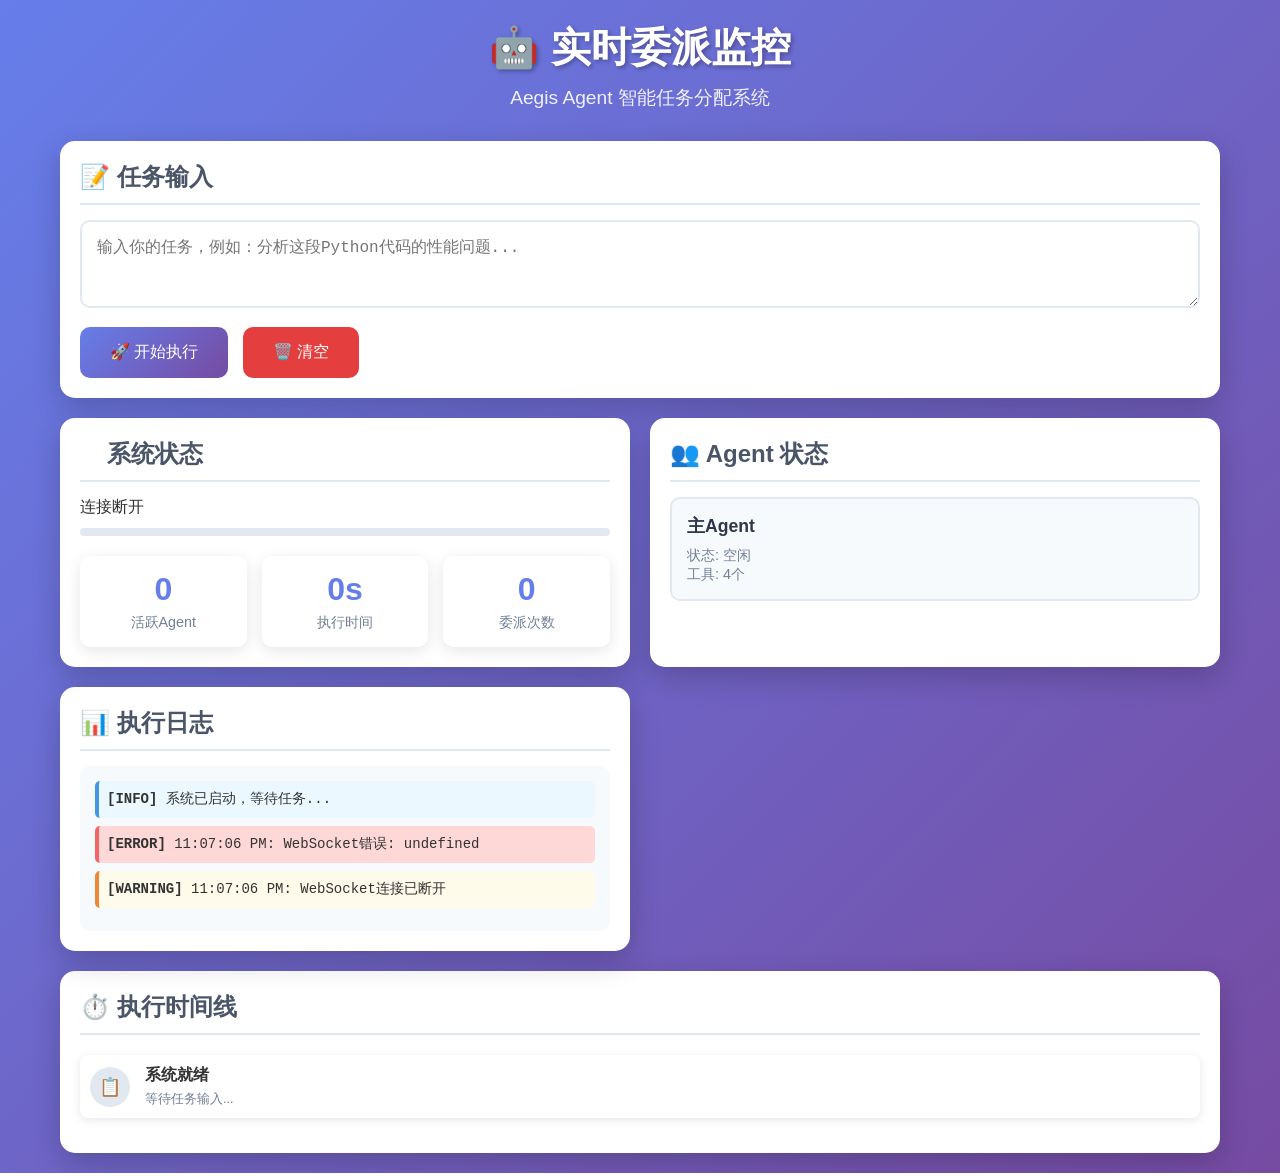
<file: web/real_time_delegation.html>
<!DOCTYPE html>
<html lang="zh-CN">
<head>
    <meta charset="UTF-8">
    <meta name="viewport" content="width=device-width, initial-scale=1.0">
    <title>实时委派监控 - Aegis Agent</title>
    <style>
        * {
            margin: 0;
            padding: 0;
            box-sizing: border-box;
        }

        body {
            font-family: 'Segoe UI', Tahoma, Geneva, Verdana, sans-serif;
            background: linear-gradient(135deg, #667eea 0%, #764ba2 100%);
            min-height: 100vh;
            color: #333;
        }

        .container {
            max-width: 1200px;
            margin: 0 auto;
            padding: 20px;
        }

        .header {
            text-align: center;
            margin-bottom: 30px;
            color: white;
        }

        .header h1 {
            font-size: 2.5em;
            margin-bottom: 10px;
            text-shadow: 2px 2px 4px rgba(0,0,0,0.3);
        }

        .header p {
            font-size: 1.2em;
            opacity: 0.9;
        }

        .main-content {
            display: grid;
            grid-template-columns: 1fr 1fr;
            gap: 20px;
            margin-bottom: 20px;
        }

        .panel {
            background: white;
            border-radius: 15px;
            padding: 20px;
            box-shadow: 0 10px 30px rgba(0,0,0,0.2);
            transition: transform 0.3s ease;
        }

        .panel:hover {
            transform: translateY(-5px);
        }

        .panel h2 {
            color: #4a5568;
            margin-bottom: 15px;
            font-size: 1.5em;
            border-bottom: 2px solid #e2e8f0;
            padding-bottom: 10px;
        }

        .input-section {
            grid-column: 1 / -1;
        }

        .task-input {
            width: 100%;
            padding: 15px;
            border: 2px solid #e2e8f0;
            border-radius: 10px;
            font-size: 16px;
            margin-bottom: 15px;
            transition: border-color 0.3s ease;
        }

        .task-input:focus {
            outline: none;
            border-color: #667eea;
        }

        .submit-btn {
            background: linear-gradient(135deg, #667eea 0%, #764ba2 100%);
            color: white;
            border: none;
            padding: 15px 30px;
            border-radius: 10px;
            font-size: 16px;
            cursor: pointer;
            transition: transform 0.2s ease;
            margin-right: 10px;
        }

        .submit-btn:hover {
            transform: translateY(-2px);
        }

        .clear-btn {
            background: #e53e3e;
            color: white;
            border: none;
            padding: 15px 30px;
            border-radius: 10px;
            font-size: 16px;
            cursor: pointer;
            transition: transform 0.2s ease;
        }

        .clear-btn:hover {
            transform: translateY(-2px);
        }

        .status-indicator {
            display: inline-block;
            width: 12px;
            height: 12px;
            border-radius: 50%;
            margin-right: 8px;
        }

        .status-idle { background-color: #a0aec0; }
        .status-processing { background-color: #f6ad55; }
        .status-success { background-color: #68d391; }
        .status-error { background-color: #fc8181; }

        .log-container {
            background: #f7fafc;
            border-radius: 10px;
            padding: 15px;
            max-height: 400px;
            overflow-y: auto;
            font-family: 'Courier New', monospace;
            font-size: 14px;
            line-height: 1.5;
        }

        .log-entry {
            margin-bottom: 8px;
            padding: 8px;
            border-radius: 5px;
            border-left: 4px solid #e2e8f0;
        }

        .log-info { border-left-color: #4299e1; background: #ebf8ff; }
        .log-success { border-left-color: #48bb78; background: #f0fff4; }
        .log-warning { border-left-color: #ed8936; background: #fffbeb; }
        .log-error { border-left-color: #f56565; background: #fed7d7; }

        .agent-grid {
            display: grid;
            grid-template-columns: repeat(auto-fit, minmax(250px, 1fr));
            gap: 15px;
            margin-top: 15px;
        }

        .agent-card {
            background: #f7fafc;
            border-radius: 10px;
            padding: 15px;
            border: 2px solid #e2e8f0;
            transition: all 0.3s ease;
        }

        .agent-card.active {
            border-color: #48bb78;
            background: #f0fff4;
        }

        .agent-card h3 {
            color: #2d3748;
            margin-bottom: 8px;
            font-size: 1.1em;
        }

        .agent-stats {
            font-size: 0.9em;
            color: #718096;
        }

        .progress-bar {
            width: 100%;
            height: 8px;
            background: #e2e8f0;
            border-radius: 4px;
            overflow: hidden;
            margin: 10px 0;
        }

        .progress-fill {
            height: 100%;
            background: linear-gradient(90deg, #667eea, #764ba2);
            transition: width 0.3s ease;
        }

        .metrics {
            display: grid;
            grid-template-columns: repeat(auto-fit, minmax(150px, 1fr));
            gap: 15px;
            margin-top: 20px;
        }

        .metric-card {
            background: white;
            border-radius: 10px;
            padding: 15px;
            text-align: center;
            box-shadow: 0 4px 15px rgba(0,0,0,0.1);
        }

        .metric-value {
            font-size: 2em;
            font-weight: bold;
            color: #667eea;
        }

        .metric-label {
            color: #718096;
            font-size: 0.9em;
            margin-top: 5px;
        }

        .timeline {
            margin-top: 20px;
        }

        .timeline-item {
            display: flex;
            align-items: center;
            margin-bottom: 15px;
            padding: 10px;
            background: white;
            border-radius: 8px;
            box-shadow: 0 2px 10px rgba(0,0,0,0.1);
        }

        .timeline-icon {
            width: 40px;
            height: 40px;
            border-radius: 50%;
            display: flex;
            align-items: center;
            justify-content: center;
            margin-right: 15px;
            font-size: 18px;
        }

        .timeline-content {
            flex: 1;
        }

        .timeline-title {
            font-weight: bold;
            margin-bottom: 5px;
        }

        .timeline-time {
            font-size: 0.8em;
            color: #718096;
        }

        @keyframes pulse {
            0% { opacity: 1; }
            50% { opacity: 0.5; }
            100% { opacity: 1; }
        }

        .pulse {
            animation: pulse 2s infinite;
        }

        @media (max-width: 768px) {
            .main-content {
                grid-template-columns: 1fr;
            }
            
            .header h1 {
                font-size: 2em;
            }
        }
    </style>
</head>
<body>
    <div class="container">
        <div class="header">
            <h1>🤖 实时委派监控</h1>
            <p>Aegis Agent 智能任务分配系统</p>
        </div>

        <div class="main-content">
            <div class="panel input-section">
                <h2>📝 任务输入</h2>
                <textarea id="taskInput" class="task-input" placeholder="输入你的任务，例如：分析这段Python代码的性能问题..." rows="3"></textarea>
                <button id="submitBtn" class="submit-btn">🚀 开始执行</button>
                <button id="clearBtn" class="clear-btn">🗑️ 清空</button>
            </div>

            <div class="panel">
                <h2>
                    <span class="status-indicator" id="statusIndicator"></span>
                    系统状态
                </h2>
                <div id="statusText">空闲</div>
                <div class="progress-bar">
                    <div class="progress-fill" id="progressFill" style="width: 0%"></div>
                </div>
                <div class="metrics">
                    <div class="metric-card">
                        <div class="metric-value" id="totalAgents">0</div>
                        <div class="metric-label">活跃Agent</div>
                    </div>
                    <div class="metric-card">
                        <div class="metric-value" id="executionTime">0s</div>
                        <div class="metric-label">执行时间</div>
                    </div>
                    <div class="metric-card">
                        <div class="metric-value" id="delegationCount">0</div>
                        <div class="metric-label">委派次数</div>
                    </div>
                </div>
            </div>

            <div class="panel">
                <h2>👥 Agent 状态</h2>
                <div id="agentGrid" class="agent-grid">
                    <div class="agent-card">
                        <h3>主Agent</h3>
                        <div class="agent-stats">状态: 空闲</div>
                        <div class="agent-stats">工具: 4个</div>
                    </div>
                </div>
            </div>

            <div class="panel">
                <h2>📊 执行日志</h2>
                <div id="logContainer" class="log-container">
                    <div class="log-entry log-info">
                        <strong>[INFO]</strong> 系统已启动，等待任务...
                    </div>
                </div>
            </div>
        </div>

        <div class="panel">
            <h2>⏱️ 执行时间线</h2>
            <div id="timeline" class="timeline">
                <div class="timeline-item">
                    <div class="timeline-icon" style="background: #e2e8f0;">📋</div>
                    <div class="timeline-content">
                        <div class="timeline-title">系统就绪</div>
                        <div class="timeline-time">等待任务输入...</div>
                    </div>
                </div>
            </div>
        </div>
    </div>

    <script>
        class DelegationMonitor {
            constructor() {
                this.ws = null;
                this.isConnected = false;
                this.startTime = null;
                this.agents = new Map();
                this.delegationCount = 0;
                
                this.initializeElements();
                this.initializeWebSocket();
                this.bindEvents();
            }

            initializeElements() {
                this.taskInput = document.getElementById('taskInput');
                this.submitBtn = document.getElementById('submitBtn');
                this.clearBtn = document.getElementById('clearBtn');
                this.statusIndicator = document.getElementById('statusIndicator');
                this.statusText = document.getElementById('statusText');
                this.progressFill = document.getElementById('progressFill');
                this.agentGrid = document.getElementById('agentGrid');
                this.logContainer = document.getElementById('logContainer');
                this.timeline = document.getElementById('timeline');
                this.totalAgents = document.getElementById('totalAgents');
                this.executionTime = document.getElementById('executionTime');
                this.delegationCount = document.getElementById('delegationCount');
            }

            initializeWebSocket() {
                const protocol = window.location.protocol === 'https:' ? 'wss:' : 'ws:';
                const wsUrl = `${protocol}//${window.location.host}/ws/delegation`;
                
                this.ws = new WebSocket(wsUrl);
                
                this.ws.onopen = () => {
                    this.isConnected = true;
                    this.updateStatus('connected', '已连接');
                    this.addLog('info', 'WebSocket连接已建立');
                };

                this.ws.onmessage = (event) => {
                    try {
                        const data = JSON.parse(event.data);
                        this.handleWebSocketMessage(data);
                    } catch (error) {
                        this.addLog('error', `消息解析错误: ${error.message}`);
                    }
                };

                this.ws.onclose = () => {
                    this.isConnected = false;
                    this.updateStatus('disconnected', '连接断开');
                    this.addLog('warning', 'WebSocket连接已断开');
                };

                this.ws.onerror = (error) => {
                    this.addLog('error', `WebSocket错误: ${error.message}`);
                };
            }

            handleWebSocketMessage(data) {
                const { type, payload } = data;
                
                switch (type) {
                    case 'task_started':
                        this.handleTaskStarted(payload);
                        break;
                    case 'delegation_analysis':
                        this.handleDelegationAnalysis(payload);
                        break;
                    case 'agent_created':
                        this.handleAgentCreated(payload);
                        break;
                    case 'task_execution':
                        this.handleTaskExecution(payload);
                        break;
                    case 'task_completed':
                        this.handleTaskCompleted(payload);
                        break;
                    case 'error':
                        this.handleError(payload);
                        break;
                    default:
                        this.addLog('info', `收到消息: ${type}`);
                }
            }

            handleTaskStarted(payload) {
                this.startTime = Date.now();
                this.updateStatus('processing', '任务执行中');
                this.addLog('info', `开始执行任务: ${payload.task}`);
                this.addTimelineItem('📝', '任务开始', '正在分析任务...');
                this.updateProgress(10);
            }

            handleDelegationAnalysis(payload) {
                this.addLog('info', `委派分析完成: ${payload.should_delegate ? '需要委派' : '直接执行'}`);
                if (payload.should_delegate) {
                    this.addLog('success', `识别专业领域: ${payload.specialties.join(', ')}`);
                    this.delegationCount++;
                    this.updateDelegationCount();
                }
                this.updateProgress(30);
            }

            handleAgentCreated(payload) {
                const agentId = payload.agent_id;
                const agentName = payload.agent_name;
                const specialty = payload.specialty;
                
                this.agents.set(agentId, {
                    name: agentName,
                    specialty: specialty,
                    status: 'active',
                    tools: payload.tools_count || 0
                });
                
                this.addAgentCard(agentId, agentName, specialty, payload.tools_count);
                this.addLog('success', `创建专门Agent: ${agentName} (${specialty})`);
                this.addTimelineItem('👥', 'Agent创建', `${agentName} 已就绪`);
                this.updateTotalAgents();
                this.updateProgress(50);
            }

            handleTaskExecution(payload) {
                const { tool_name, result, agent_id } = payload;
                this.addLog('info', `工具执行: ${tool_name} -> ${result.substring(0, 100)}...`);
                
                if (agent_id && this.agents.has(agent_id)) {
                    const agent = this.agents.get(agent_id);
                    this.updateAgentStatus(agent_id, 'executing');
                }
                
                this.updateProgress(70);
            }

            handleTaskCompleted(payload) {
                this.updateStatus('success', '任务完成');
                this.addLog('success', `任务执行完成: ${payload.result.substring(0, 100)}...`);
                this.addTimelineItem('✅', '任务完成', '执行成功');
                this.updateProgress(100);
                this.updateExecutionTime();
                
                // 重置所有agent状态
                this.agents.forEach((agent, id) => {
                    this.updateAgentStatus(id, 'idle');
                });
            }

            handleError(payload) {
                this.updateStatus('error', '执行错误');
                this.addLog('error', `错误: ${payload.message}`);
                this.addTimelineItem('❌', '执行错误', payload.message);
            }

            addAgentCard(id, name, specialty, toolsCount) {
                const card = document.createElement('div');
                card.className = 'agent-card active';
                card.id = `agent-${id}`;
                card.innerHTML = `
                    <h3>${name}</h3>
                    <div class="agent-stats">专业: ${specialty}</div>
                    <div class="agent-stats">工具: ${toolsCount}个</div>
                    <div class="agent-stats">状态: <span class="agent-status">活跃</span></div>
                `;
                this.agentGrid.appendChild(card);
            }

            updateAgentStatus(agentId, status) {
                const card = document.getElementById(`agent-${agentId}`);
                if (card) {
                    const statusSpan = card.querySelector('.agent-status');
                    if (statusSpan) {
                        statusSpan.textContent = status === 'executing' ? '执行中' : '空闲';
                    }
                    
                    if (status === 'executing') {
                        card.classList.add('pulse');
                    } else {
                        card.classList.remove('pulse');
                    }
                }
            }

            updateStatus(status, text) {
                this.statusIndicator.className = `status-indicator status-${status}`;
                this.statusText.textContent = text;
            }

            updateProgress(percentage) {
                this.progressFill.style.width = `${percentage}%`;
            }

            addLog(type, message) {
                const logEntry = document.createElement('div');
                logEntry.className = `log-entry log-${type}`;
                logEntry.innerHTML = `<strong>[${type.toUpperCase()}]</strong> ${new Date().toLocaleTimeString()}: ${message}`;
                this.logContainer.appendChild(logEntry);
                this.logContainer.scrollTop = this.logContainer.scrollHeight;
            }

            addTimelineItem(icon, title, description) {
                const timelineItem = document.createElement('div');
                timelineItem.className = 'timeline-item';
                timelineItem.innerHTML = `
                    <div class="timeline-icon" style="background: #e2e8f0;">${icon}</div>
                    <div class="timeline-content">
                        <div class="timeline-title">${title}</div>
                        <div class="timeline-time">${description}</div>
                    </div>
                `;
                this.timeline.appendChild(timelineItem);
            }

            updateTotalAgents() {
                this.totalAgents.textContent = this.agents.size + 1; // +1 for main agent
            }

            updateDelegationCount() {
                this.delegationCount.textContent = this.delegationCount;
            }

            updateExecutionTime() {
                if (this.startTime) {
                    const duration = Math.round((Date.now() - this.startTime) / 1000);
                    this.executionTime.textContent = `${duration}s`;
                }
            }

            bindEvents() {
                this.submitBtn.addEventListener('click', () => {
                    this.submitTask();
                });

                this.clearBtn.addEventListener('click', () => {
                    this.clearAll();
                });

                this.taskInput.addEventListener('keypress', (e) => {
                    if (e.key === 'Enter' && e.ctrlKey) {
                        this.submitTask();
                    }
                });
            }

            submitTask() {
                const task = this.taskInput.value.trim();
                if (!task) {
                    alert('请输入任务内容');
                    return;
                }

                if (!this.isConnected) {
                    alert('WebSocket未连接，请检查服务器状态');
                    return;
                }

                this.ws.send(JSON.stringify({
                    type: 'submit_task',
                    task: task
                }));

                this.addLog('info', `提交任务: ${task}`);
                this.updateStatus('processing', '提交任务中');
            }

            clearAll() {
                this.taskInput.value = '';
                this.logContainer.innerHTML = '<div class="log-entry log-info"><strong>[INFO]</strong> 日志已清空</div>';
                this.timeline.innerHTML = '<div class="timeline-item"><div class="timeline-icon" style="background: #e2e8f0;">📋</div><div class="timeline-content"><div class="timeline-title">系统就绪</div><div class="timeline-time">等待任务输入...</div></div></div>';
                this.agentGrid.innerHTML = '<div class="agent-card"><h3>主Agent</h3><div class="agent-stats">状态: 空闲</div><div class="agent-stats">工具: 4个</div></div>';
                this.updateStatus('idle', '空闲');
                this.updateProgress(0);
                this.agents.clear();
                this.delegationCount = 0;
                this.startTime = null;
                this.updateTotalAgents();
                this.updateDelegationCount();
                this.executionTime.textContent = '0s';
            }
        }

        // 初始化监控器
        document.addEventListener('DOMContentLoaded', () => {
            new DelegationMonitor();
        });
    </script>
</body>
</html>
</file>
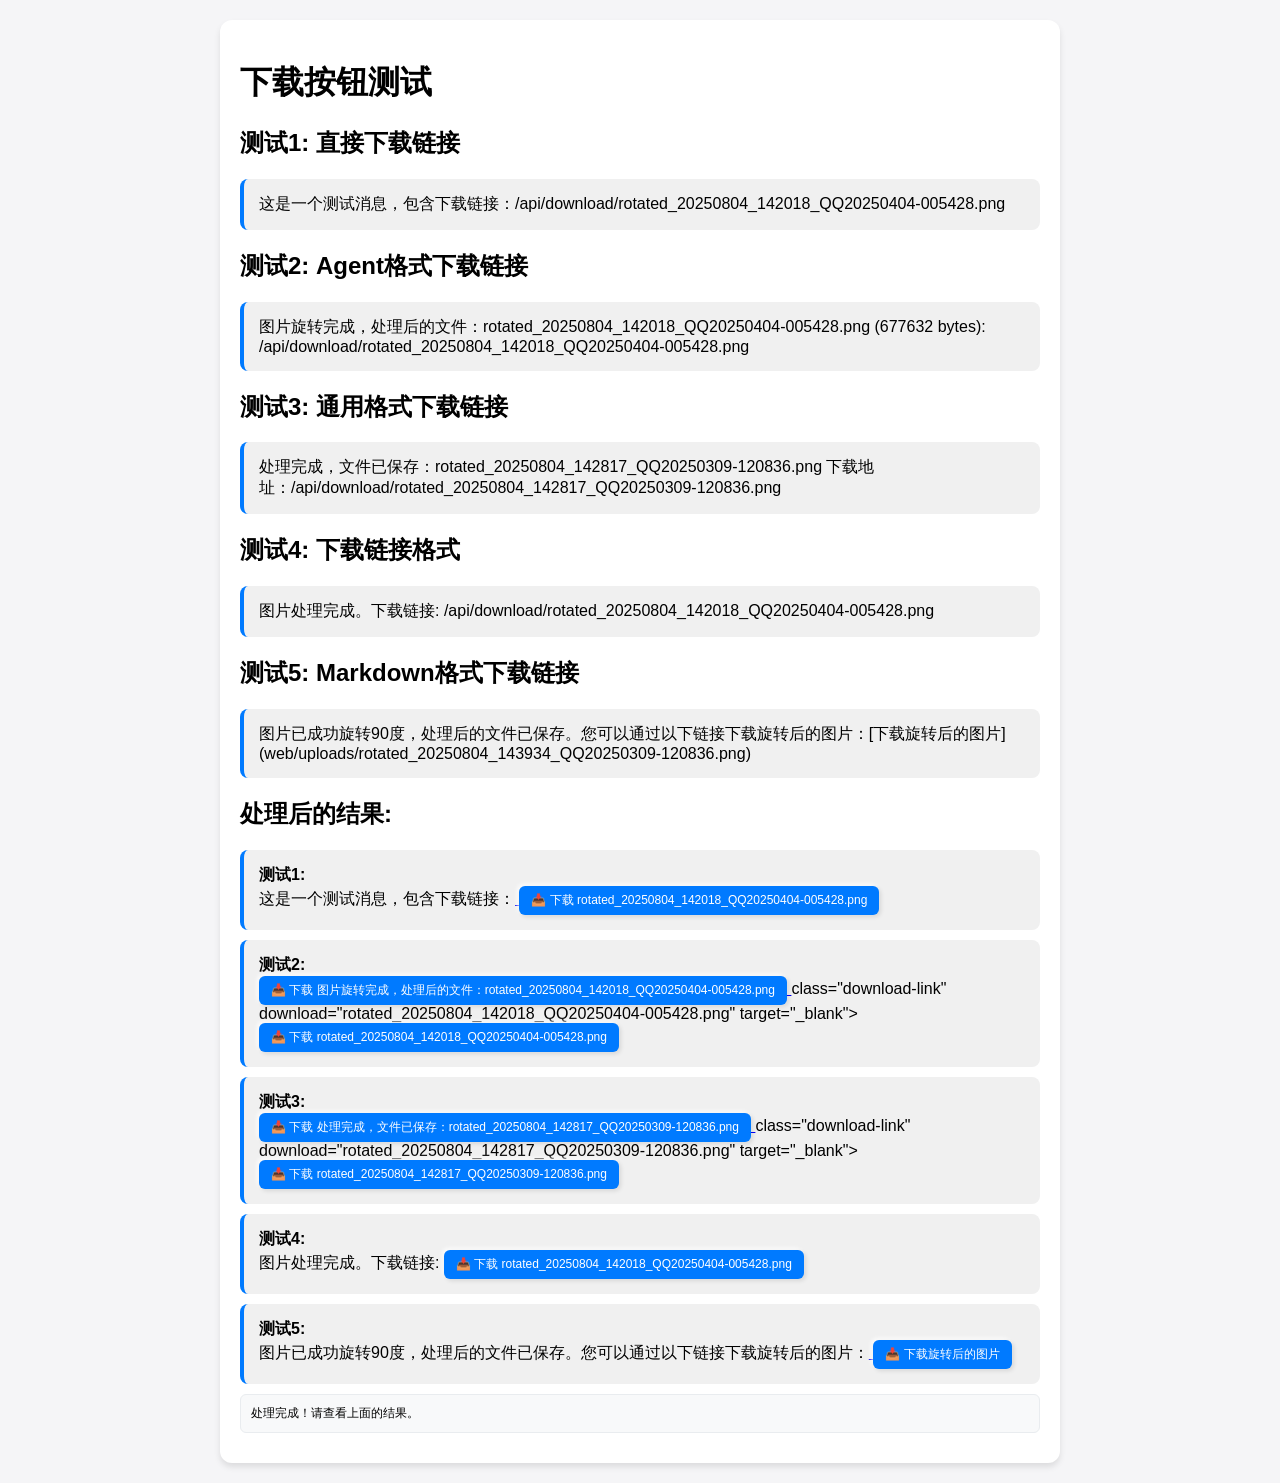
<file: web/test_download.html>
<!DOCTYPE html>
<html lang="zh-CN">
<head>
    <meta charset="UTF-8">
    <meta name="viewport" content="width=device-width, initial-scale=1.0">
    <title>下载按钮测试</title>
    <style>
        body {
            font-family: -apple-system, BlinkMacSystemFont, 'Segoe UI', Roboto, sans-serif;
            margin: 20px;
            background: #f5f5f7;
        }
        .test-container {
            max-width: 800px;
            margin: 0 auto;
            background: white;
            padding: 20px;
            border-radius: 12px;
            box-shadow: 0 4px 6px rgba(0, 0, 0, 0.1);
        }
        .download-button {
            background: #007AFF;
            color: white;
            border: none;
            border-radius: 6px;
            padding: 6px 12px;
            font-size: 12px;
            font-weight: 500;
            cursor: pointer;
            transition: all 0.3s cubic-bezier(0.4, 0, 0.2, 1);
            display: inline-flex;
            align-items: center;
            justify-content: center;
            gap: 4px;
            text-align: center;
            box-shadow: 
                2px 2px 4px rgba(0, 0, 0, 0.1),
                -2px -2px 4px rgba(255, 255, 255, 0.8);
        }
        .download-button:hover {
            background: #0056CC;
            transform: translateY(-1px);
            box-shadow: 
                3px 3px 6px rgba(0, 0, 0, 0.15),
                -3px -3px 6px rgba(255, 255, 255, 0.9);
        }
        .download-button:active {
            transform: translateY(0);
            box-shadow: 
                inset 1px 1px 2px rgba(0, 0, 0, 0.1),
                inset -1px -1px 2px rgba(255, 255, 255, 0.8);
        }
        .test-message {
            background: #f0f0f0;
            padding: 15px;
            border-radius: 8px;
            margin: 10px 0;
            border-left: 4px solid #007AFF;
        }
        .log {
            background: #f8f9fa;
            padding: 10px;
            border-radius: 6px;
            font-family: monospace;
            font-size: 12px;
            margin: 10px 0;
            border: 1px solid #e9ecef;
        }
    </style>
</head>
<body>
    <div class="test-container">
        <h1>下载按钮测试</h1>
        
        <h2>测试1: 直接下载链接</h2>
        <div class="test-message">
            这是一个测试消息，包含下载链接：/api/download/rotated_20250804_142018_QQ20250404-005428.png
        </div>
        
        <h2>测试2: Agent格式下载链接</h2>
        <div class="test-message">
            图片旋转完成，处理后的文件：rotated_20250804_142018_QQ20250404-005428.png (677632 bytes): /api/download/rotated_20250804_142018_QQ20250404-005428.png
        </div>
        
        <h2>测试3: 通用格式下载链接</h2>
        <div class="test-message">
            处理完成，文件已保存：rotated_20250804_142817_QQ20250309-120836.png 下载地址：/api/download/rotated_20250804_142817_QQ20250309-120836.png
        </div>
        
        <h2>测试4: 下载链接格式</h2>
        <div class="test-message">
            图片处理完成。下载链接: /api/download/rotated_20250804_142018_QQ20250404-005428.png
        </div>
        
        <h2>测试5: Markdown格式下载链接</h2>
        <div class="test-message">
            图片已成功旋转90度，处理后的文件已保存。您可以通过以下链接下载旋转后的图片：[下载旋转后的图片](web/uploads/rotated_20250804_143934_QQ20250309-120836.png)
        </div>
        
        <div id="processed-content"></div>
        
        <div class="log" id="debug-log">
            调试日志将显示在这里...
        </div>
    </div>

    <script>
        // 复制addMessage函数的下载链接处理逻辑
        function processDownloadLinks(content) {
            console.log('处理内容:', content);
            
            // 检测下载链接模式 - 支持多种格式
            const downloadLinkRegex = /(\/api\/download\/[^\s]+)/g;
            let processedContent = content.replace(downloadLinkRegex, (match, link) => {
                console.log('检测到下载链接:', link);
                // 提取文件名
                const filename = link.split('/').pop();
                return `<a href="${link}" class="download-link" download="${filename}" target="_blank">
                    <button class="download-button">
                        📥 下载 ${filename}
                    </button>
                </a>`;
            });
            
            // 检测Agent生成的下载链接格式: "filename (file_size bytes): /api/download/filename"
            const agentDownloadRegex = /([^\s]+\.(png|jpg|jpeg|gif|bmp|pdf|txt|json))\s*\([^)]+\):\s*(\/api\/download\/[^\s]+)/g;
            processedContent = processedContent.replace(agentDownloadRegex, (match, filename, ext, link) => {
                console.log('检测到Agent下载链接:', filename, link);
                return `<a href="${link}" class="download-link" download="${filename}" target="_blank">
                    <button class="download-button">
                        📥 下载 ${filename}
                    </button>
                </a>`;
            });
            
            // 检测更通用的下载链接格式: 任何包含 /api/download/ 的链接
            const generalDownloadRegex = /([^\s]+\.(png|jpg|jpeg|gif|bmp|pdf|txt|json))\s*[^\/]*(\/api\/download\/[^\s]+)/g;
            processedContent = processedContent.replace(generalDownloadRegex, (match, filename, ext, link) => {
                console.log('检测到通用下载链接:', filename, link);
                return `<a href="${link}" class="download-link" download="${filename}" target="_blank">
                    <button class="download-button">
                        📥 下载 ${filename}
                    </button>
                </a>`;
            });
            
            // 检测"下载链接:"格式
            const downloadLinkFormatRegex = /下载链接:\s*(\/api\/download\/[^\s]+)/g;
            processedContent = processedContent.replace(downloadLinkFormatRegex, (match, link) => {
                console.log('检测到下载链接格式:', link);
                const filename = link.split('/').pop();
                return `<a href="${link}" class="download-link" download="${filename}" target="_blank">
                    <button class="download-button">
                        📥 下载 ${filename}
                    </button>
                </a>`;
            });
            
            // 检测Markdown格式的下载链接: [文本](web/uploads/filename)
            const markdownDownloadRegex = /\[([^\]]+)\]\(web\/uploads\/([^\s)]+)\)/g;
            processedContent = processedContent.replace(markdownDownloadRegex, (match, text, filename) => {
                console.log('检测到Markdown下载链接:', text, filename);
                const downloadLink = `/api/download/${filename}`;
                return `<a href="${downloadLink}" class="download-link" download="${filename}" target="_blank">
                    <button class="download-button">
                        📥 ${text}
                    </button>
                </a>`;
            });
            
            console.log('处理后的内容:', processedContent);
            return processedContent;
        }
        
        // 测试处理
        function testProcessing() {
            const testMessages = [
                "这是一个测试消息，包含下载链接：/api/download/rotated_20250804_142018_QQ20250404-005428.png",
                "图片旋转完成，处理后的文件：rotated_20250804_142018_QQ20250404-005428.png (677632 bytes): /api/download/rotated_20250804_142018_QQ20250404-005428.png",
                "处理完成，文件已保存：rotated_20250804_142817_QQ20250309-120836.png 下载地址：/api/download/rotated_20250804_142817_QQ20250309-120836.png",
                "图片处理完成。下载链接: /api/download/rotated_20250804_142018_QQ20250404-005428.png",
                "图片已成功旋转90度，处理后的文件已保存。您可以通过以下链接下载旋转后的图片：[下载旋转后的图片](web/uploads/rotated_20250804_143934_QQ20250309-120836.png)"
            ];
            
            const processedContainer = document.getElementById('processed-content');
            const debugLog = document.getElementById('debug-log');
            
            processedContainer.innerHTML = '<h2>处理后的结果:</h2>';
            
            testMessages.forEach((message, index) => {
                const processed = processDownloadLinks(message);
                const div = document.createElement('div');
                div.className = 'test-message';
                div.innerHTML = `<strong>测试${index + 1}:</strong><br>${processed}`;
                processedContainer.appendChild(div);
            });
            
            // 显示调试信息
            debugLog.innerHTML = '处理完成！请查看上面的结果。';
        }
        
        // 页面加载完成后自动测试
        window.addEventListener('load', testProcessing);
    </script>
</body>
</html>
</file>
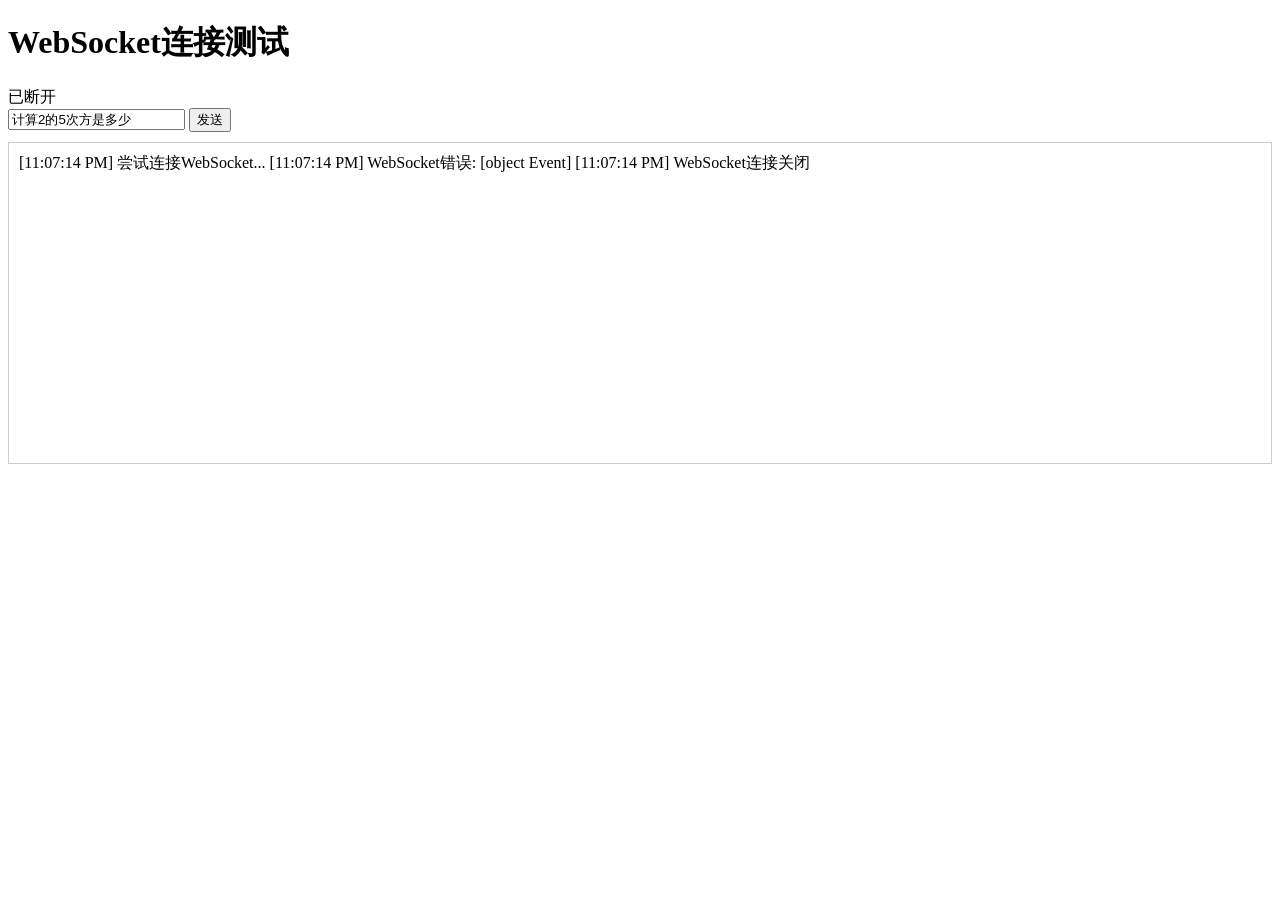
<file: web/templates/simple_test.html>
<!DOCTYPE html>
<html>
<head>
    <title>WebSocket测试</title>
</head>
<body>
    <h1>WebSocket连接测试</h1>
    <div id="status">未连接</div>
    <input type="text" id="message" value="计算2的5次方是多少" />
    <button onclick="sendMessage()">发送</button>
    <div id="log" style="height: 300px; overflow-y: auto; border: 1px solid #ccc; padding: 10px; margin-top: 10px;"></div>

    <script>
        let ws = null;
        
        function log(message) {
            const logDiv = document.getElementById('log');
            const time = new Date().toLocaleTimeString();
            logDiv.innerHTML += `[${time}] ${message}\n`;
            logDiv.scrollTop = logDiv.scrollHeight;
        }
        
        function connect() {
            log('尝试连接WebSocket...');
            document.getElementById('status').textContent = '连接中...';
            
            ws = new WebSocket('ws://localhost:8000/ws');
            
            ws.onopen = function() {
                log('WebSocket连接成功！');
                document.getElementById('status').textContent = '已连接';
            };
            
            ws.onmessage = function(event) {
                log(`收到消息: ${event.data}`);
            };
            
            ws.onclose = function() {
                log('WebSocket连接关闭');
                document.getElementById('status').textContent = '已断开';
            };
            
            ws.onerror = function(error) {
                log(`WebSocket错误: ${error}`);
                document.getElementById('status').textContent = '连接错误';
            };
        }
        
        function sendMessage() {
            const message = document.getElementById('message').value;
            if (!ws || ws.readyState !== WebSocket.OPEN) {
                log('WebSocket未连接');
                return;
            }
            
            const data = {
                type: 'chat',
                message: message
            };
            
            log(`发送消息: ${JSON.stringify(data)}`);
            ws.send(JSON.stringify(data));
        }
        
        // 页面加载时自动连接
        window.onload = function() {
            connect();
        };
    </script>
</body>
</html>
</file>
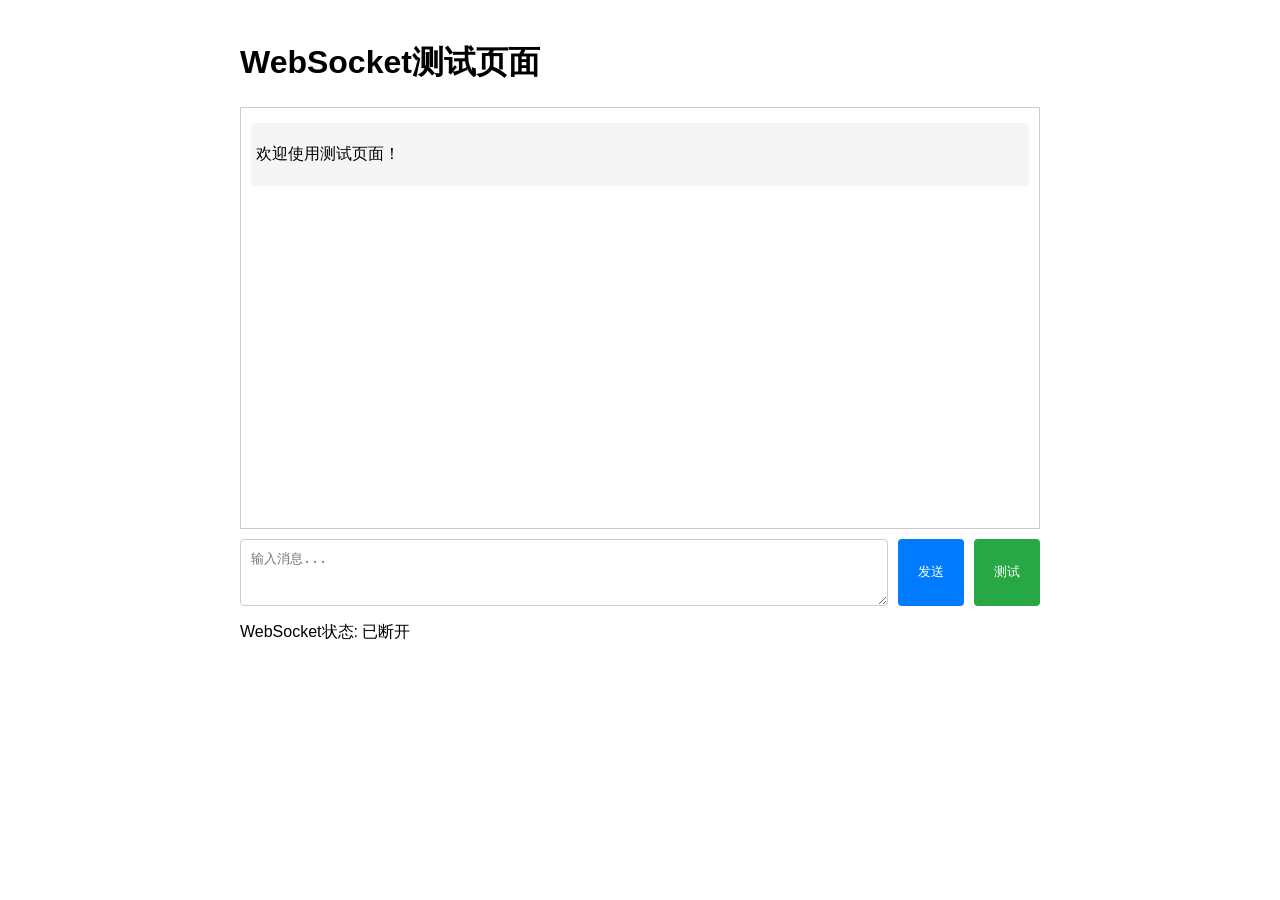
<file: web/templates/test.html>
<!DOCTYPE html>
<html lang="zh-CN">
<head>
    <meta charset="UTF-8">
    <meta name="viewport" content="width=device-width, initial-scale=1.0">
    <title>WebSocket测试</title>
    <style>
        body {
            font-family: Arial, sans-serif;
            max-width: 800px;
            margin: 0 auto;
            padding: 20px;
        }
        .chat-container {
            border: 1px solid #ccc;
            height: 400px;
            overflow-y: auto;
            padding: 10px;
            margin-bottom: 10px;
        }
        .input-container {
            display: flex;
            gap: 10px;
        }
        #messageInput {
            flex: 1;
            padding: 10px;
            border: 1px solid #ccc;
            border-radius: 4px;
        }
        .send-button {
            padding: 10px 20px;
            background: #007bff;
            color: white;
            border: none;
            border-radius: 4px;
            cursor: pointer;
        }
        .send-button:hover {
            background: #0056b3;
        }
        .test-button {
            padding: 10px 20px;
            background: #28a745;
            color: white;
            border: none;
            border-radius: 4px;
            cursor: pointer;
        }
        .message {
            margin: 5px 0;
            padding: 5px;
            border-radius: 4px;
        }
        .user {
            background: #e3f2fd;
            text-align: right;
        }
        .assistant {
            background: #f5f5f5;
        }
        .error {
            background: #ffebee;
            color: #c62828;
        }
    </style>
</head>
<body>
    <h1>WebSocket测试页面</h1>
    
    <div class="chat-container" id="chatContainer">
        <div class="message assistant">
            <p>欢迎使用测试页面！</p>
        </div>
    </div>
    
    <div class="input-container">
        <textarea 
            id="messageInput" 
            placeholder="输入消息..."
            rows="3"
            onkeydown="handleKeyDown(event)"
        ></textarea>
        <button class="send-button" onclick="sendMessage()">发送</button>
        <button class="test-button" onclick="testFunction()">测试</button>
    </div>
    
    <div>
        <p>WebSocket状态: <span id="wsStatus">未连接</span></p>
    </div>

    <script>
        let ws = null;
        let isConnected = false;

        // 测试函数
        function testFunction() {
            console.log('测试按钮被点击');
            alert('测试按钮工作正常！');
            addMessage('assistant', '测试消息');
        }

        // 发送消息
        async function sendMessage() {
            console.log('sendMessage函数被调用');
            
            const messageInput = document.getElementById('messageInput');
            const message = messageInput.value.trim();
            
            console.log('消息内容:', message);
            
            if (!message) {
                console.log('消息为空，返回');
                return;
            }
            
            // 添加用户消息
            addMessage('user', message);
            messageInput.value = '';
            
            try {
                console.log('WebSocket状态:', ws ? ws.readyState : 'null');
                
                // 发送WebSocket消息
                if (ws && ws.readyState === WebSocket.OPEN) {
                    console.log('通过WebSocket发送消息');
                    ws.send(JSON.stringify({
                        type: 'chat',
                        message: message
                    }));
                } else {
                    console.log('WebSocket不可用，使用HTTP API');
                    // 如果WebSocket不可用，使用HTTP API
                    const response = await fetch('/api/chat', {
                        method: 'POST',
                        headers: {
                            'Content-Type': 'application/json',
                        },
                        body: JSON.stringify({ message: message })
                    });
                    
                    const data = await response.json();
                    
                    if (data.success) {
                        addMessage('assistant', data.response);
                    } else {
                        addMessage('error', `错误: ${data.error}`);
                    }
                }
            } catch (error) {
                console.error('发送消息失败:', error);
                addMessage('error', `发送消息失败: ${error.message}`);
            }
        }

        // 添加消息
        function addMessage(type, content) {
            const chatContainer = document.getElementById('chatContainer');
            const messageDiv = document.createElement('div');
            messageDiv.className = `message ${type}`;
            messageDiv.innerHTML = `<p>${content}</p>`;
            chatContainer.appendChild(messageDiv);
            chatContainer.scrollTop = chatContainer.scrollHeight;
        }

        // 处理按键事件
        function handleKeyDown(event) {
            if (event.key === 'Enter' && !event.shiftKey) {
                event.preventDefault();
                sendMessage();
            }
        }

        // 初始化WebSocket连接
        function initializeWebSocket() {
            const protocol = window.location.protocol === 'https:' ? 'wss:' : 'ws:';
            const wsUrl = `${protocol}//${window.location.host}/ws`;
            
            console.log('尝试连接到:', wsUrl);
            
            ws = new WebSocket(wsUrl);
            
            ws.onopen = function() {
                console.log('WebSocket连接已建立');
                isConnected = true;
                document.getElementById('wsStatus').textContent = '已连接';
            };
            
            ws.onmessage = function(event) {
                console.log('收到WebSocket消息:', event.data);
                const data = JSON.parse(event.data);
                addMessage('assistant', JSON.stringify(data, null, 2));
            };
            
            ws.onclose = function() {
                console.log('WebSocket连接已关闭');
                isConnected = false;
                document.getElementById('wsStatus').textContent = '已断开';
            };
            
            ws.onerror = function(error) {
                console.error('WebSocket错误:', error);
                isConnected = false;
                document.getElementById('wsStatus').textContent = '连接错误';
            };
        }

        // 页面加载完成后初始化
        document.addEventListener('DOMContentLoaded', function() {
            console.log('页面加载完成');
            initializeWebSocket();
        });
    </script>
</body>
</html>
</file>
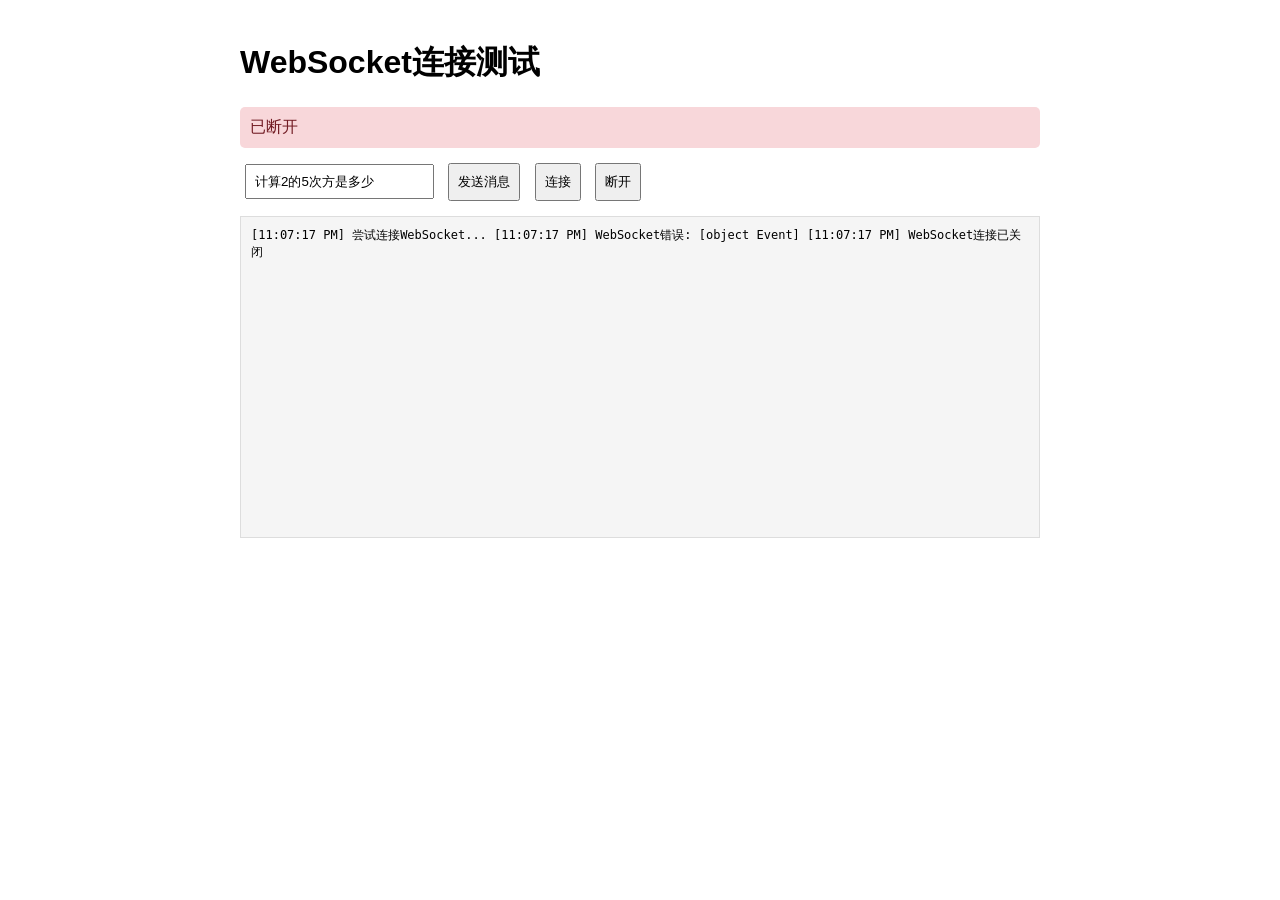
<file: web/templates/websocket_test.html>
<!DOCTYPE html>
<html lang="zh-CN">
<head>
    <meta charset="UTF-8">
    <meta name="viewport" content="width=device-width, initial-scale=1.0">
    <title>WebSocket测试</title>
    <style>
        body {
            font-family: Arial, sans-serif;
            max-width: 800px;
            margin: 0 auto;
            padding: 20px;
        }
        .log {
            background: #f5f5f5;
            border: 1px solid #ddd;
            padding: 10px;
            margin: 10px 0;
            height: 300px;
            overflow-y: auto;
            font-family: monospace;
            font-size: 12px;
        }
        .input-group {
            margin: 10px 0;
        }
        input, button {
            padding: 8px;
            margin: 5px;
        }
        .status {
            padding: 10px;
            margin: 10px 0;
            border-radius: 5px;
        }
        .connected { background: #d4edda; color: #155724; }
        .disconnected { background: #f8d7da; color: #721c24; }
        .connecting { background: #fff3cd; color: #856404; }
    </style>
</head>
<body>
    <h1>WebSocket连接测试</h1>
    
    <div id="status" class="status disconnected">未连接</div>
    
    <div class="input-group">
        <input type="text" id="messageInput" placeholder="输入测试消息" value="计算2的5次方是多少">
        <button onclick="sendMessage()">发送消息</button>
        <button onclick="connect()">连接</button>
        <button onclick="disconnect()">断开</button>
    </div>
    
    <div class="log" id="log"></div>
    
    <script>
        let ws = null;
        const log = document.getElementById('log');
        const status = document.getElementById('status');
        
        function addLog(message) {
            const time = new Date().toLocaleTimeString();
            log.innerHTML += `[${time}] ${message}\n`;
            log.scrollTop = log.scrollHeight;
        }
        
        function updateStatus(text, className) {
            status.textContent = text;
            status.className = `status ${className}`;
        }
        
        function connect() {
            addLog('尝试连接WebSocket...');
            updateStatus('连接中...', 'connecting');
            
            ws = new WebSocket('ws://localhost:8000/ws');
            
            ws.onopen = function() {
                addLog('WebSocket连接已建立');
                updateStatus('已连接', 'connected');
            };
            
            ws.onmessage = function(event) {
                addLog(`收到消息: ${event.data}`);
            };
            
            ws.onclose = function() {
                addLog('WebSocket连接已关闭');
                updateStatus('已断开', 'disconnected');
            };
            
            ws.onerror = function(error) {
                addLog(`WebSocket错误: ${error}`);
                updateStatus('连接错误', 'disconnected');
            };
        }
        
        function disconnect() {
            if (ws) {
                ws.close();
                ws = null;
            }
        }
        
        function sendMessage() {
            const messageInput = document.getElementById('messageInput');
            const message = messageInput.value.trim();
            
            if (!message) {
                addLog('消息为空');
                return;
            }
            
            if (!ws || ws.readyState !== WebSocket.OPEN) {
                addLog('WebSocket未连接');
                return;
            }
            
            const data = {
                type: 'chat',
                message: message
            };
            
            addLog(`发送消息: ${JSON.stringify(data)}`);
            ws.send(JSON.stringify(data));
        }
        
        // 页面加载时自动连接
        window.onload = function() {
            connect();
        };
    </script>
</body>
</html>
</file>
